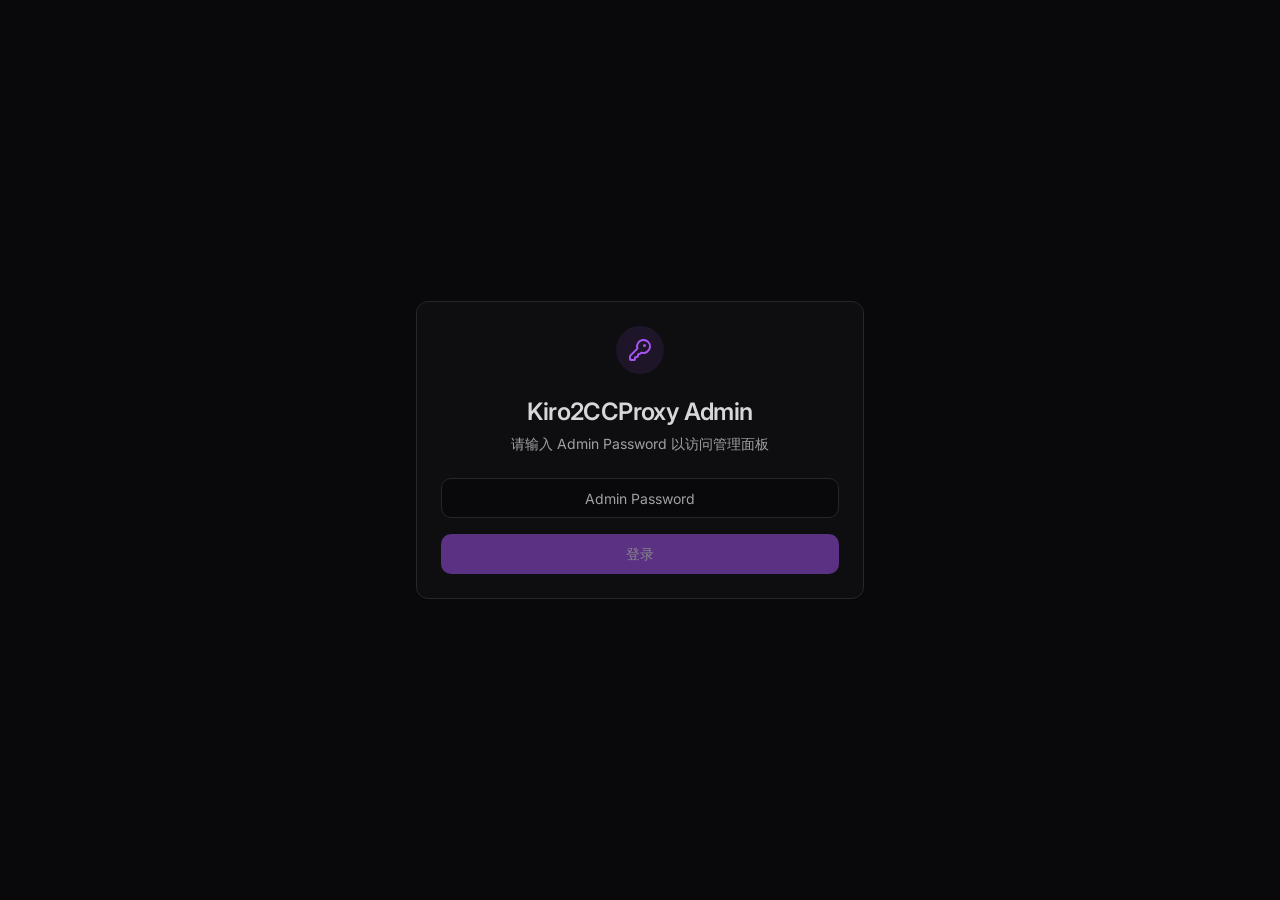
<file: index.html>
﻿<!DOCTYPE html>
<html lang="zh-CN" class="dark">
  <head>
    <meta charset="UTF-8" />
    <link rel="icon" type="image/png" href="./kiro-icon.png" />
    <meta name="viewport" content="width=device-width, initial-scale=1.0" />
    <title>Kiro2CCProxy Admin</title>
    <link rel="preconnect" href="https://fonts.googleapis.com" />
    <link rel="preconnect" href="https://fonts.gstatic.com" crossorigin />
    <link href="https://fonts.googleapis.com/css2?family=Inter:wght@400;500;600;700&family=JetBrains+Mono:wght@400;500;600;700&display=swap" rel="stylesheet" />
    <script type="module" crossorigin src="./assets/index-DFKKY98_.js"></script>
    <link rel="stylesheet" crossorigin href="./assets/index-QpDeybjt.css">
  </head>
  <body>
    <div id="root"></div>
  </body>
</html>
</file>
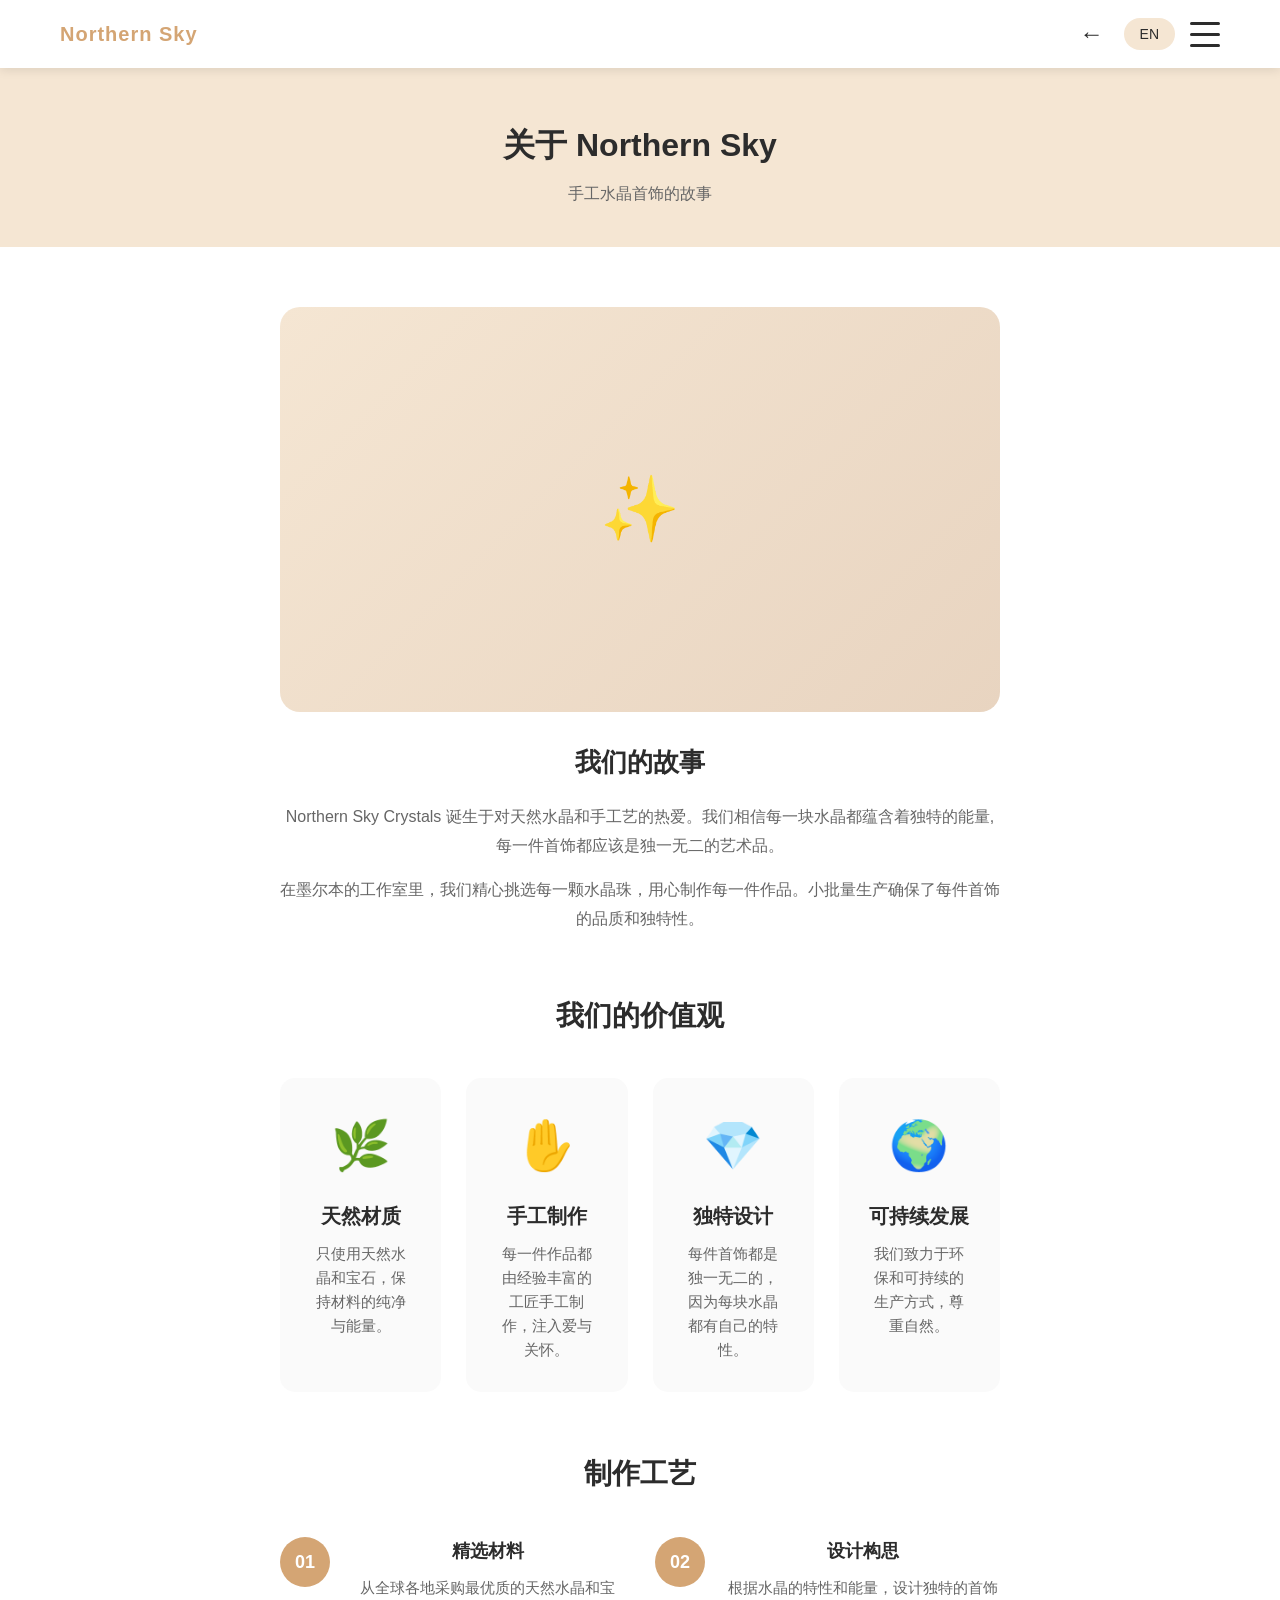
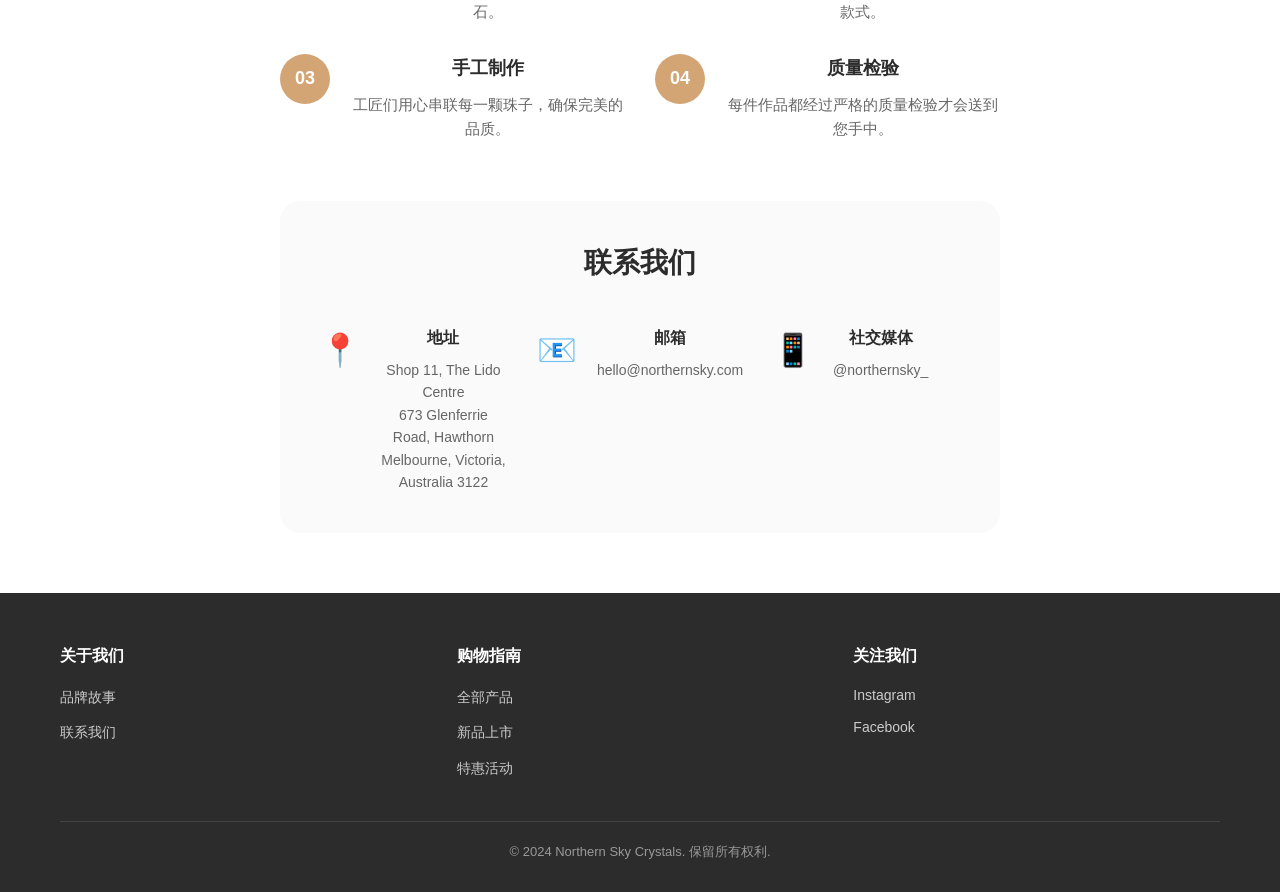
<file: about.html>
<!DOCTYPE html>
<html lang="zh-CN">
<head>
    <meta charset="UTF-8">
    <meta name="viewport" content="width=device-width, initial-scale=1.0">
    <meta name="description" content="关于 Northern Sky Crystals">
    <title>关于我们 | Northern Sky Crystals</title>
    <link rel="stylesheet" href="css/style.css">
</head>
<body>
    <!-- 导航栏 -->
    <nav class="navbar">
        <div class="nav-container">
            <div class="logo">
                <a href="index.html" class="logo-text">Northern Sky</a>
            </div>
            <div class="nav-right">
                <button class="back-btn" onclick="goBack()" title="返回">←</button>
                <button class="lang-switch" id="langSwitch">EN</button>
                <button class="menu-toggle" id="menuToggle">
                    <span></span>
                    <span></span>
                    <span></span>
                </button>
            </div>
        </div>
    </nav>

    <!-- 侧边菜单 -->
    <div class="side-menu" id="sideMenu">
        <div class="menu-header">
            <button class="menu-close" id="menuClose">&times;</button>
        </div>
        <ul class="menu-list">
            <li><a href="index.html" data-zh="首页" data-en="Home">首页</a></li>
            <li><a href="products.html" data-zh="全部产品" data-en="Shop All">全部产品</a></li>
            <li><a href="#necklaces" data-zh="项链" data-en="Necklaces">项链</a></li>
            <li><a href="#bracelets" data-zh="手链" data-en="Bracelets">手链</a></li>
            <li><a href="#crystals" data-zh="水晶摆件" data-en="Crystals">水晶摆件</a></li>
            <li><a href="#lamps" data-zh="水晶灯" data-en="Lamps">水晶灯</a></li>
            <li><a href="about.html" data-zh="关于我们" data-en="About Us">关于我们</a></li>
            <li style="border-top: 2px solid #eee; margin-top: 10px; padding-top: 10px;">
                <a href="admin.html" data-zh="🔧 管理后台" data-en="🔧 Admin Panel" style="color: #667eea; font-weight: 600;">🔧 管理后台</a>
            </li>
        </ul>
    </div>

    <!-- 关于页面标题 -->
    <section class="page-header">
        <div class="container">
            <h1 class="page-title" data-zh="关于 Northern Sky" data-en="About Northern Sky">关于 Northern Sky</h1>
            <p class="page-subtitle" data-zh="手工水晶首饰的故事" data-en="The Story of Handmade Crystal Jewelry">手工水晶首饰的故事</p>
        </div>
    </section>

    <!-- 品牌故事 -->
    <section class="about-content">
        <div class="container">
            <div class="about-story">
                <div class="story-image" style="background: linear-gradient(135deg, #f5e6d3 0%, #e8d4c0 100%);">
                    <span class="story-icon">✨</span>
                </div>
                <div class="story-text">
                    <h2 data-zh="我们的故事" data-en="Our Story">我们的故事</h2>
                    <p data-zh="Northern Sky Crystals 诞生于对天然水晶和手工艺的热爱。我们相信每一块水晶都蕴含着独特的能量，每一件首饰都应该是独一无二的艺术品。" data-en="Northern Sky Crystals was born from a love of natural crystals and craftsmanship. We believe that every crystal contains unique energy, and every piece of jewelry should be a unique work of art.">
                        Northern Sky Crystals 诞生于对天然水晶和手工艺的热爱。我们相信每一块水晶都蕴含着独特的能量,每一件首饰都应该是独一无二的艺术品。
                    </p>
                    <p data-zh="在墨尔本的工作室里，我们精心挑选每一颗水晶珠，用心制作每一件作品。小批量生产确保了每件首饰的品质和独特性。" data-en="In our Melbourne studio, we carefully select each crystal bead and craft each piece with care. Small batch production ensures the quality and uniqueness of each piece of jewelry.">
                        在墨尔本的工作室里，我们精心挑选每一颗水晶珠，用心制作每一件作品。小批量生产确保了每件首饰的品质和独特性。
                    </p>
                </div>
            </div>

            <!-- 核心价值 -->
            <div class="values-section">
                <h2 class="section-title" data-zh="我们的价值观" data-en="Our Values">我们的价值观</h2>
                <div class="values-grid">
                    <div class="value-card">
                        <div class="value-icon">🌿</div>
                        <h3 data-zh="天然材质" data-en="Natural Materials">天然材质</h3>
                        <p data-zh="只使用天然水晶和宝石，保持材料的纯净与能量。" data-en="Only natural crystals and gemstones are used to maintain the purity and energy of the materials.">
                            只使用天然水晶和宝石，保持材料的纯净与能量。
                        </p>
                    </div>
                    <div class="value-card">
                        <div class="value-icon">✋</div>
                        <h3 data-zh="手工制作" data-en="Handmade">手工制作</h3>
                        <p data-zh="每一件作品都由经验丰富的工匠手工制作，注入爱与关怀。" data-en="Each piece is handcrafted by experienced artisans, infused with love and care.">
                            每一件作品都由经验丰富的工匠手工制作，注入爱与关怀。
                        </p>
                    </div>
                    <div class="value-card">
                        <div class="value-icon">💎</div>
                        <h3 data-zh="独特设计" data-en="Unique Design">独特设计</h3>
                        <p data-zh="每件首饰都是独一无二的，因为每块水晶都有自己的特性。" data-en="Each piece of jewelry is unique because every crystal has its own characteristics.">
                            每件首饰都是独一无二的，因为每块水晶都有自己的特性。
                        </p>
                    </div>
                    <div class="value-card">
                        <div class="value-icon">🌍</div>
                        <h3 data-zh="可持续发展" data-en="Sustainability">可持续发展</h3>
                        <p data-zh="我们致力于环保和可持续的生产方式，尊重自然。" data-en="We are committed to environmentally friendly and sustainable production methods, respecting nature.">
                            我们致力于环保和可持续的生产方式，尊重自然。
                        </p>
                    </div>
                </div>
            </div>

            <!-- 制作工艺 -->
            <div class="craftsmanship-section">
                <h2 class="section-title" data-zh="制作工艺" data-en="Craftsmanship">制作工艺</h2>
                <div class="process-steps">
                    <div class="process-step">
                        <div class="step-number">01</div>
                        <h3 data-zh="精选材料" data-en="Select Materials">精选材料</h3>
                        <p data-zh="从全球各地采购最优质的天然水晶和宝石。" data-en="Source the finest natural crystals and gemstones from around the world.">
                            从全球各地采购最优质的天然水晶和宝石。
                        </p>
                    </div>
                    <div class="process-step">
                        <div class="step-number">02</div>
                        <h3 data-zh="设计构思" data-en="Design Concept">设计构思</h3>
                        <p data-zh="根据水晶的特性和能量，设计独特的首饰款式。" data-en="Design unique jewelry styles based on the characteristics and energy of crystals.">
                            根据水晶的特性和能量，设计独特的首饰款式。
                        </p>
                    </div>
                    <div class="process-step">
                        <div class="step-number">03</div>
                        <h3 data-zh="手工制作" data-en="Handcraft">手工制作</h3>
                        <p data-zh="工匠们用心串联每一颗珠子，确保完美的品质。" data-en="Artisans carefully string each bead to ensure perfect quality.">
                            工匠们用心串联每一颗珠子，确保完美的品质。
                        </p>
                    </div>
                    <div class="process-step">
                        <div class="step-number">04</div>
                        <h3 data-zh="质量检验" data-en="Quality Check">质量检验</h3>
                        <p data-zh="每件作品都经过严格的质量检验才会送到您手中。" data-en="Each piece undergoes rigorous quality inspection before reaching you.">
                            每件作品都经过严格的质量检验才会送到您手中。
                        </p>
                    </div>
                </div>
            </div>

            <!-- 联系信息 -->
            <div class="contact-section">
                <h2 class="section-title" data-zh="联系我们" data-en="Contact Us">联系我们</h2>
                <div class="contact-info">
                    <div class="contact-item">
                        <div class="contact-icon">📍</div>
                        <div class="contact-text">
                            <h4 data-zh="地址" data-en="Address">地址</h4>
                            <p>Shop 11, The Lido Centre<br>673 Glenferrie Road, Hawthorn<br>Melbourne, Victoria, Australia 3122</p>
                        </div>
                    </div>
                    <div class="contact-item">
                        <div class="contact-icon">📧</div>
                        <div class="contact-text">
                            <h4 data-zh="邮箱" data-en="Email">邮箱</h4>
                            <p>hello@northernsky.com</p>
                        </div>
                    </div>
                    <div class="contact-item">
                        <div class="contact-icon">📱</div>
                        <div class="contact-text">
                            <h4 data-zh="社交媒体" data-en="Social Media">社交媒体</h4>
                            <p>@northernsky_</p>
                        </div>
                    </div>
                </div>
            </div>
        </div>
    </section>

    <!-- 页脚 -->
    <footer class="footer">
        <div class="container">
            <div class="footer-content">
                <div class="footer-section">
                    <h4 data-zh="关于我们" data-en="About">关于我们</h4>
                    <ul>
                        <li><a href="about.html" data-zh="品牌故事" data-en="Our Story">品牌故事</a></li>
                        <li><a href="#" data-zh="联系我们" data-en="Contact">联系我们</a></li>
                    </ul>
                </div>
                <div class="footer-section">
                    <h4 data-zh="购物指南" data-en="Shop">购物指南</h4>
                    <ul>
                        <li><a href="products.html" data-zh="全部产品" data-en="All Products">全部产品</a></li>
                        <li><a href="#" data-zh="新品上市" data-en="New Arrivals">新品上市</a></li>
                        <li><a href="#" data-zh="特惠活动" data-en="Sale">特惠活动</a></li>
                    </ul>
                </div>
                <div class="footer-section">
                    <h4 data-zh="关注我们" data-en="Follow Us">关注我们</h4>
                    <div class="social-links">
                        <a href="#" class="social-link">Instagram</a>
                        <a href="#" class="social-link">Facebook</a>
                    </div>
                </div>
            </div>
            <div class="footer-bottom">
                <p>&copy; 2024 Northern Sky Crystals. <span data-zh="保留所有权利" data-en="All rights reserved">保留所有权利</span>.</p>
            </div>
        </div>
    </footer>

    <script src="js/main.js"></script>
</body>
</html>
</file>
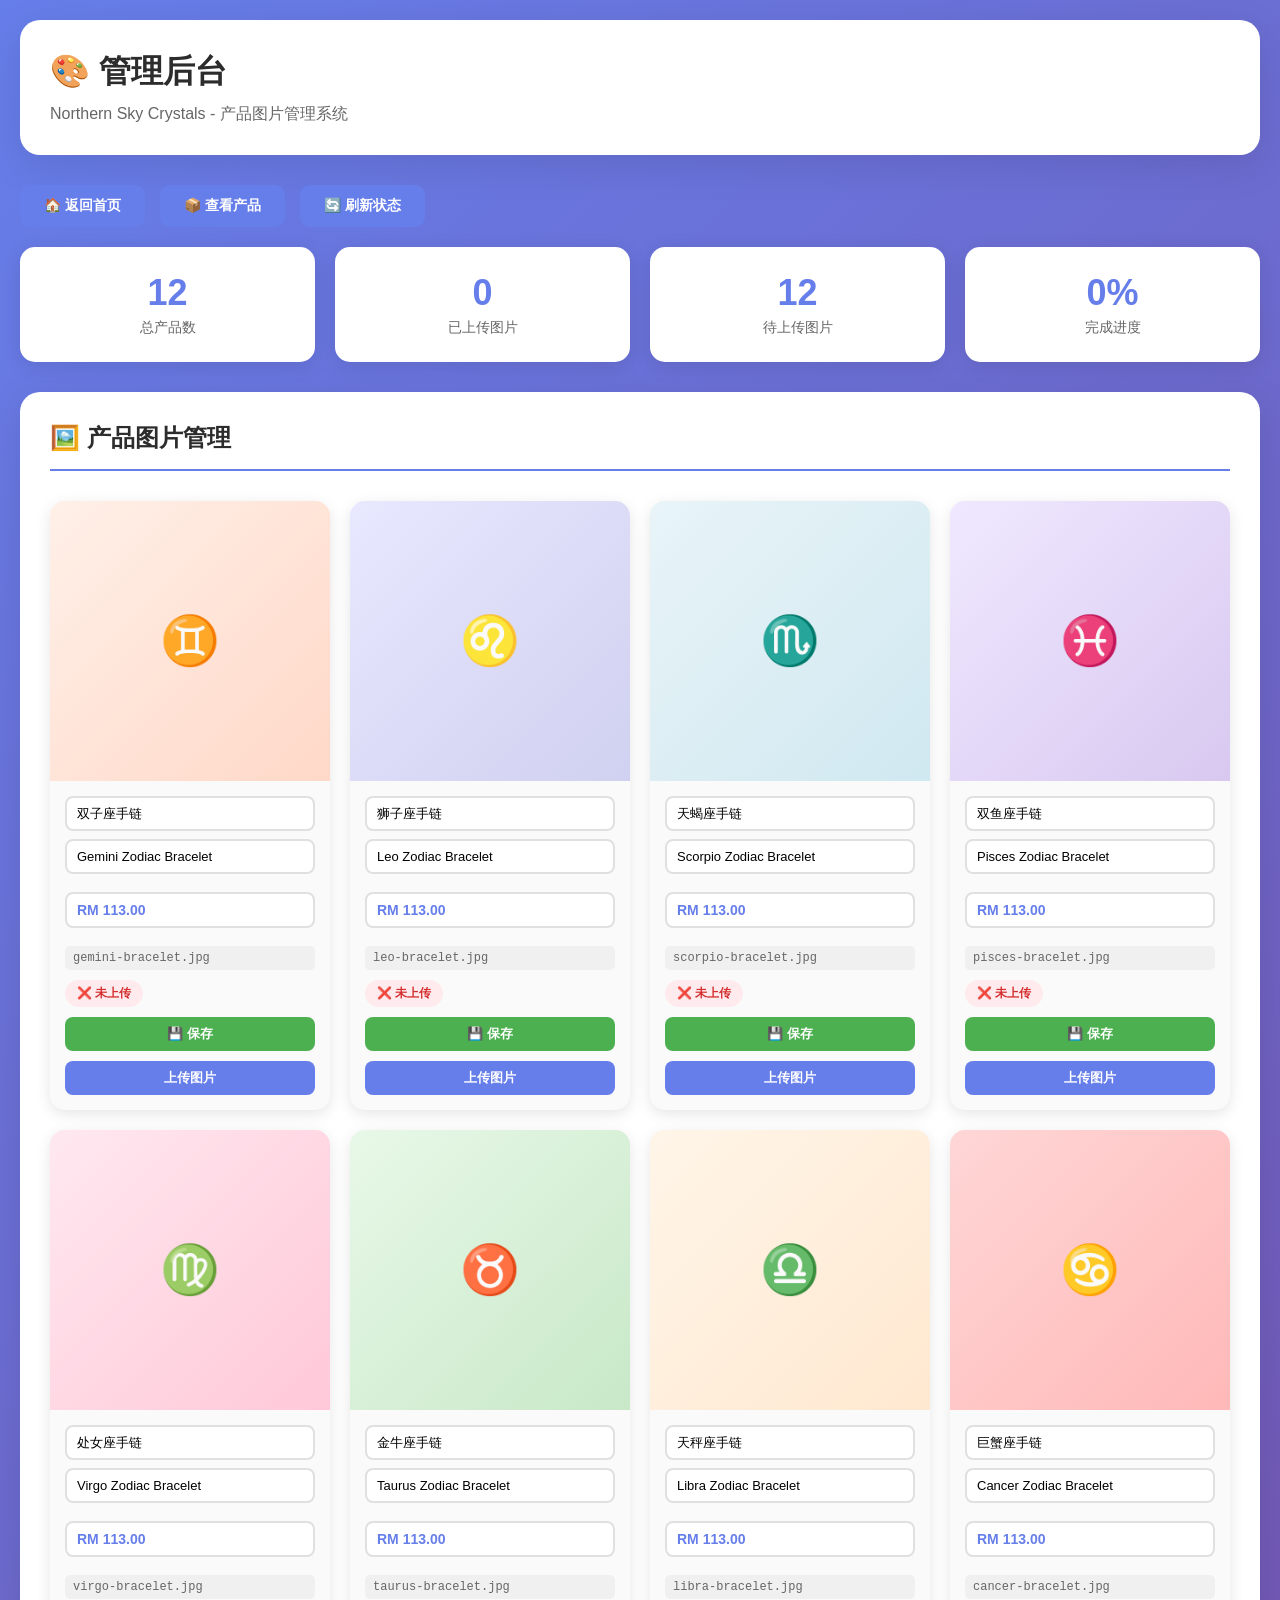
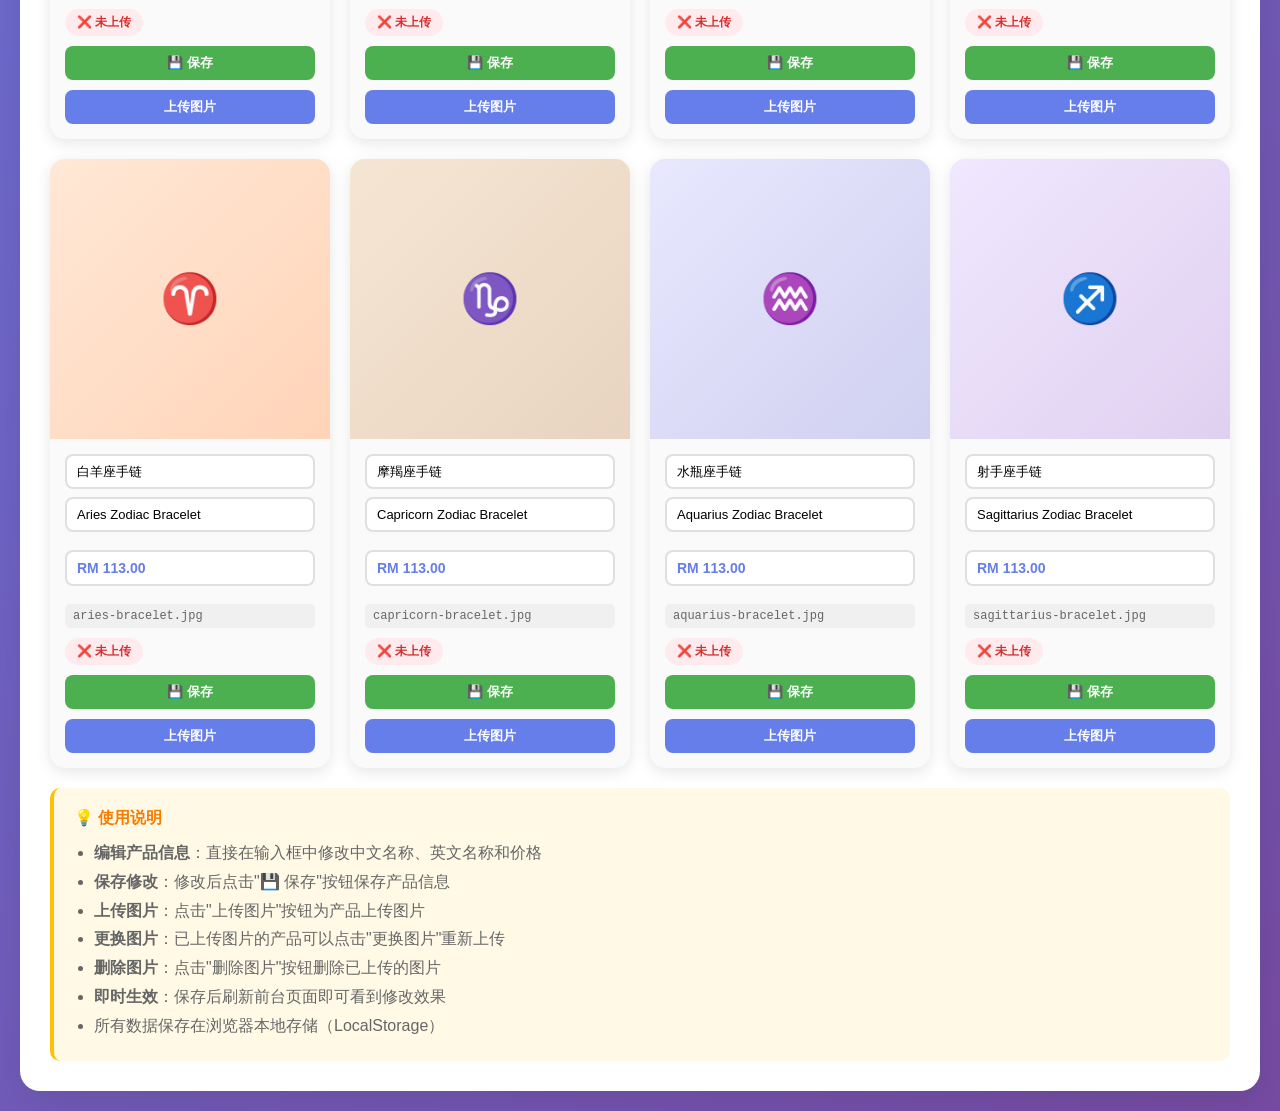
<file: admin.html>
<!DOCTYPE html>
<html lang="zh-CN">
<head>
    <meta charset="UTF-8">
    <meta name="viewport" content="width=device-width, initial-scale=1.0">
    <title>管理后台 - Northern Sky Crystals</title>
    <style>
        * {
            margin: 0;
            padding: 0;
            box-sizing: border-box;
        }

        body {
            font-family: -apple-system, BlinkMacSystemFont, 'Segoe UI', 'PingFang SC', sans-serif;
            background: linear-gradient(135deg, #667eea 0%, #764ba2 100%);
            min-height: 100vh;
            padding: 20px;
        }

        .admin-container {
            max-width: 1400px;
            margin: 0 auto;
        }

        .header {
            background: white;
            padding: 30px;
            border-radius: 20px;
            box-shadow: 0 10px 40px rgba(0, 0, 0, 0.1);
            margin-bottom: 30px;
        }

        .header h1 {
            color: #2c2c2c;
            font-size: 32px;
            margin-bottom: 10px;
        }

        .header p {
            color: #666;
            font-size: 16px;
        }

        .stats {
            display: grid;
            grid-template-columns: repeat(auto-fit, minmax(200px, 1fr));
            gap: 20px;
            margin-bottom: 30px;
        }

        .stat-card {
            background: white;
            padding: 25px;
            border-radius: 15px;
            box-shadow: 0 4px 20px rgba(0, 0, 0, 0.1);
            text-align: center;
        }

        .stat-number {
            font-size: 36px;
            font-weight: 700;
            color: #667eea;
            margin-bottom: 5px;
        }

        .stat-label {
            color: #666;
            font-size: 14px;
        }

        .main-content {
            background: white;
            padding: 30px;
            border-radius: 20px;
            box-shadow: 0 10px 40px rgba(0, 0, 0, 0.1);
        }

        .section-title {
            font-size: 24px;
            color: #2c2c2c;
            margin-bottom: 20px;
            padding-bottom: 15px;
            border-bottom: 2px solid #667eea;
        }

        .products-grid {
            display: grid;
            grid-template-columns: repeat(auto-fill, minmax(250px, 1fr));
            gap: 20px;
            margin-top: 30px;
        }

        .product-item {
            background: #fafafa;
            border-radius: 15px;
            overflow: hidden;
            box-shadow: 0 4px 15px rgba(0, 0, 0, 0.1);
            transition: all 0.3s ease;
        }

        .product-item:hover {
            transform: translateY(-5px);
            box-shadow: 0 8px 25px rgba(0, 0, 0, 0.15);
        }

        .product-image-container {
            width: 100%;
            aspect-ratio: 1;
            background: linear-gradient(135deg, #f5e6d3 0%, #e8d4c0 100%);
            display: flex;
            align-items: center;
            justify-content: center;
            position: relative;
            overflow: hidden;
        }

        .product-image-container img {
            width: 100%;
            height: 100%;
            object-fit: cover;
        }

        .product-placeholder {
            font-size: 48px;
        }

        .product-info {
            padding: 15px;
        }

        .product-name {
            font-weight: 600;
            color: #2c2c2c;
            margin-bottom: 8px;
            font-size: 14px;
        }

        .product-name-editable {
            margin-bottom: 10px;
        }

        .name-input {
            width: 100%;
            padding: 8px 10px;
            border: 2px solid #e0e0e0;
            border-radius: 8px;
            font-size: 13px;
            margin-bottom: 8px;
            transition: all 0.3s ease;
            font-family: inherit;
        }

        .name-input:focus {
            outline: none;
            border-color: #667eea;
            background: #f8f9ff;
        }

        .product-price-editable {
            margin-bottom: 10px;
        }

        .price-input {
            width: 100%;
            padding: 8px 10px;
            border: 2px solid #e0e0e0;
            border-radius: 8px;
            font-size: 14px;
            font-weight: 600;
            color: #667eea;
            margin-bottom: 8px;
            transition: all 0.3s ease;
            font-family: inherit;
        }

        .price-input:focus {
            outline: none;
            border-color: #667eea;
            background: #f8f9ff;
        }

        .product-filename {
            font-size: 12px;
            color: #666;
            font-family: 'Courier New', monospace;
            background: #f0f0f0;
            padding: 5px 8px;
            border-radius: 5px;
            margin-bottom: 10px;
            word-break: break-all;
        }

        .product-status {
            display: inline-block;
            padding: 5px 12px;
            border-radius: 20px;
            font-size: 12px;
            font-weight: 600;
        }

        .status-uploaded {
            background: #e8f5e9;
            color: #388e3c;
        }

        .status-missing {
            background: #ffebee;
            color: #d32f2f;
        }

        .product-actions {
            display: flex;
            gap: 10px;
            margin-top: 10px;
        }

        .btn {
            flex: 1;
            padding: 8px 16px;
            border: none;
            border-radius: 8px;
            font-size: 13px;
            font-weight: 600;
            cursor: pointer;
            transition: all 0.3s ease;
        }

        .btn-save {
            background: #4caf50;
            color: white;
        }

        .btn-save:hover {
            background: #45a049;
        }

        .btn-upload {
            background: #667eea;
            color: white;
        }

        .btn-upload:hover {
            background: #5568d3;
        }

        .btn-delete {
            background: #ff6b6b;
            color: white;
        }

        .btn-delete:hover {
            background: #ee5a52;
        }

        .btn-view {
            background: #4caf50;
            color: white;
        }

        .btn-view:hover {
            background: #45a049;
        }

        .notification {
            position: fixed;
            top: 20px;
            right: 20px;
            background: white;
            padding: 20px 30px;
            border-radius: 15px;
            box-shadow: 0 10px 40px rgba(0, 0, 0, 0.2);
            z-index: 9999;
            display: none;
            animation: slideIn 0.3s ease;
        }

        @keyframes slideIn {
            from {
                transform: translateX(400px);
                opacity: 0;
            }
            to {
                transform: translateX(0);
                opacity: 1;
            }
        }

        .notification.success {
            border-left: 4px solid #4caf50;
        }

        .notification.error {
            border-left: 4px solid #f44336;
        }

        .notification.info {
            border-left: 4px solid #2196f3;
        }

        .nav-buttons {
            display: flex;
            gap: 15px;
            margin-bottom: 20px;
        }

        .nav-btn {
            padding: 12px 24px;
            background: #667eea;
            color: white;
            border: none;
            border-radius: 10px;
            font-size: 14px;
            font-weight: 600;
            cursor: pointer;
            transition: all 0.3s ease;
            text-decoration: none;
            display: inline-block;
        }

        .nav-btn:hover {
            background: #764ba2;
            transform: translateY(-2px);
            box-shadow: 0 4px 15px rgba(0, 0, 0, 0.2);
        }

        .progress-bar {
            width: 100%;
            height: 6px;
            background: #e0e0e0;
            border-radius: 3px;
            overflow: hidden;
            margin-top: 10px;
            display: none;
        }

        .progress-fill {
            height: 100%;
            background: linear-gradient(90deg, #667eea 0%, #764ba2 100%);
            width: 0%;
            transition: width 0.3s ease;
        }

        .tips-box {
            background: #fff9e6;
            border-left: 4px solid #ffc107;
            padding: 20px;
            border-radius: 10px;
            margin-top: 20px;
        }

        .tips-box h3 {
            color: #f57c00;
            margin-bottom: 10px;
            font-size: 16px;
        }

        .tips-box ul {
            margin-left: 20px;
            color: #666;
            line-height: 1.8;
        }

        @media (max-width: 768px) {
            .products-grid {
                grid-template-columns: repeat(auto-fill, minmax(150px, 1fr));
                gap: 15px;
            }

            .header h1 {
                font-size: 24px;
            }

            .stats {
                grid-template-columns: repeat(2, 1fr);
            }
        }
    </style>
</head>
<body>
    <div class="admin-container">
        <!-- 头部 -->
        <div class="header">
            <h1>🎨 管理后台</h1>
            <p>Northern Sky Crystals - 产品图片管理系统</p>
        </div>

        <!-- 导航按钮 -->
        <div class="nav-buttons">
            <a href="index.html" class="nav-btn">🏠 返回首页</a>
            <a href="products.html" class="nav-btn">📦 查看产品</a>
            <button class="nav-btn" onclick="checkAllImages()">🔄 刷新状态</button>
        </div>

        <!-- 统计卡片 -->
        <div class="stats">
            <div class="stat-card">
                <div class="stat-number" id="totalProducts">12</div>
                <div class="stat-label">总产品数</div>
            </div>
            <div class="stat-card">
                <div class="stat-number" id="uploadedCount">0</div>
                <div class="stat-label">已上传图片</div>
            </div>
            <div class="stat-card">
                <div class="stat-number" id="missingCount">12</div>
                <div class="stat-label">待上传图片</div>
            </div>
            <div class="stat-card">
                <div class="stat-number" id="uploadProgress">0%</div>
                <div class="stat-label">完成进度</div>
            </div>
        </div>

        <!-- 主内容 -->
        <div class="main-content">
            <!-- 产品列表 -->
            <h2 class="section-title">🖼️ 产品图片管理</h2>
            <div class="products-grid" id="productsGrid">
                <!-- 产品项将通过JavaScript动态生成 -->
            </div>

            <!-- 提示框 -->
            <div class="tips-box">
                <h3>💡 使用说明</h3>
                <ul>
                    <li><strong>编辑产品信息</strong>：直接在输入框中修改中文名称、英文名称和价格</li>
                    <li><strong>保存修改</strong>：修改后点击"💾 保存"按钮保存产品信息</li>
                    <li><strong>上传图片</strong>：点击"上传图片"按钮为产品上传图片</li>
                    <li><strong>更换图片</strong>：已上传图片的产品可以点击"更换图片"重新上传</li>
                    <li><strong>删除图片</strong>：点击"删除图片"按钮删除已上传的图片</li>
                    <li><strong>即时生效</strong>：保存后刷新前台页面即可看到修改效果</li>
                    <li>所有数据保存在浏览器本地存储（LocalStorage）</li>
                </ul>
            </div>
        </div>
    </div>

    <!-- 通知提示 -->
    <div class="notification" id="notification"></div>

    <script>
        // 产品数据
        const products = [
            { id: 'gemini', name: '双子座手链', nameEn: 'Gemini Zodiac Bracelet', icon: '♊', color: 'linear-gradient(135deg, #fff0e8 0%, #ffd8c8 100%)' },
            { id: 'leo', name: '狮子座手链', nameEn: 'Leo Zodiac Bracelet', icon: '♌', color: 'linear-gradient(135deg, #e8e8ff 0%, #d0d0f0 100%)' },
            { id: 'scorpio', name: '天蝎座手链', nameEn: 'Scorpio Zodiac Bracelet', icon: '♏', color: 'linear-gradient(135deg, #e8f4f8 0%, #d0e8f0 100%)' },
            { id: 'pisces', name: '双鱼座手链', nameEn: 'Pisces Zodiac Bracelet', icon: '♓', color: 'linear-gradient(135deg, #f0e8ff 0%, #d8c8f0 100%)' },
            { id: 'virgo', name: '处女座手链', nameEn: 'Virgo Zodiac Bracelet', icon: '♍', color: 'linear-gradient(135deg, #ffe8f0 0%, #ffc8d8 100%)' },
            { id: 'taurus', name: '金牛座手链', nameEn: 'Taurus Zodiac Bracelet', icon: '♉', color: 'linear-gradient(135deg, #e8f8e8 0%, #c8e8c8 100%)' },
            { id: 'libra', name: '天秤座手链', nameEn: 'Libra Zodiac Bracelet', icon: '♎', color: 'linear-gradient(135deg, #fff5e8 0%, #ffe8d0 100%)' },
            { id: 'cancer', name: '巨蟹座手链', nameEn: 'Cancer Zodiac Bracelet', icon: '♋', color: 'linear-gradient(135deg, #ffd6d6 0%, #ffb8b8 100%)' },
            { id: 'aries', name: '白羊座手链', nameEn: 'Aries Zodiac Bracelet', icon: '♈', color: 'linear-gradient(135deg, #ffe8d6 0%, #ffd4b8 100%)' },
            { id: 'capricorn', name: '摩羯座手链', nameEn: 'Capricorn Zodiac Bracelet', icon: '♑', color: 'linear-gradient(135deg, #f5e6d3 0%, #e8d4c0 100%)' },
            { id: 'aquarius', name: '水瓶座手链', nameEn: 'Aquarius Zodiac Bracelet', icon: '♒', color: 'linear-gradient(135deg, #e8e8ff 0%, #d0d0f0 100%)' },
            { id: 'sagittarius', name: '射手座手链', nameEn: 'Sagittarius Zodiac Bracelet', icon: '♐', color: 'linear-gradient(135deg, #f0e8ff 0%, #e0d0f0 100%)' }
        ];

        // 初始化
        document.addEventListener('DOMContentLoaded', () => {
            renderProducts();
            checkAllImages();
        });

        // 渲染产品列表
        function renderProducts() {
            const grid = document.getElementById('productsGrid');
            grid.innerHTML = '';

            products.forEach(product => {
                const imageData = localStorage.getItem(`product-image-${product.id}`);
                const hasImage = !!imageData;

                // 获取自定义名称
                const customNameZh = localStorage.getItem(`product-name-zh-${product.id}`) || product.name;
                const customNameEn = localStorage.getItem(`product-name-en-${product.id}`) || product.nameEn;
                const customPrice = localStorage.getItem(`product-price-${product.id}`) || 'RM 113.00';

                const productCard = document.createElement('div');
                productCard.className = 'product-item';
                productCard.innerHTML = `
                    <div class="product-image-container" style="background: ${product.color}">
                        ${hasImage ? 
                            `<img src="${imageData}" alt="${customNameZh}">` : 
                            `<span class="product-placeholder">${product.icon}</span>`
                        }
                    </div>
                    <div class="product-info">
                        <div class="product-name-editable">
                            <input type="text" class="name-input" id="name-zh-${product.id}" value="${customNameZh}" placeholder="中文名称">
                            <input type="text" class="name-input" id="name-en-${product.id}" value="${customNameEn}" placeholder="英文名称">
                        </div>
                        <div class="product-price-editable">
                            <input type="text" class="price-input" id="price-${product.id}" value="${customPrice}" placeholder="价格">
                        </div>
                        <div class="product-filename">${product.id}-bracelet.jpg</div>
                        <span class="product-status ${hasImage ? 'status-uploaded' : 'status-missing'}">
                            ${hasImage ? '✅ 已上传' : '❌ 未上传'}
                        </span>
                        <div class="product-actions">
                            <button class="btn btn-save" onclick="saveProductInfo('${product.id}')">💾 保存</button>
                        </div>
                        <div class="product-actions">
                            <button class="btn btn-upload" onclick="uploadSingle('${product.id}')">
                                ${hasImage ? '更换图片' : '上传图片'}
                            </button>
                            ${hasImage ? `
                                <button class="btn btn-delete" onclick="deleteImage('${product.id}')">删除图片</button>
                            ` : ''}
                        </div>
                    </div>
                `;
                grid.appendChild(productCard);
            });
        }

        // 保存产品信息
        function saveProductInfo(productId) {
            const nameZh = document.getElementById(`name-zh-${productId}`).value.trim();
            const nameEn = document.getElementById(`name-en-${productId}`).value.trim();
            const price = document.getElementById(`price-${productId}`).value.trim();

            if (!nameZh || !nameEn || !price) {
                showNotification('请填写完整的产品信息！', 'error');
                return;
            }

            localStorage.setItem(`product-name-zh-${productId}`, nameZh);
            localStorage.setItem(`product-name-en-${productId}`, nameEn);
            localStorage.setItem(`product-price-${productId}`, price);

            showNotification('产品信息已保存！', 'success');
            
            // 刷新显示
            renderProducts();
        }

        // 单个上传
        function uploadSingle(productId) {
            const input = document.createElement('input');
            input.type = 'file';
            input.accept = 'image/jpeg,image/png,image/jpg';
            input.onchange = (e) => {
                const file = e.target.files[0];
                if (!file) return;

                const reader = new FileReader();
                reader.onload = (event) => {
                    const img = new Image();
                    img.onload = () => {
                        const canvas = document.createElement('canvas');
                        const ctx = canvas.getContext('2d');
                        
                        const maxSize = 800;
                        let width = img.width;
                        let height = img.height;

                        if (width > height) {
                            if (width > maxSize) {
                                height *= maxSize / width;
                                width = maxSize;
                            }
                        } else {
                            if (height > maxSize) {
                                width *= maxSize / height;
                                height = maxSize;
                            }
                        }

                        canvas.width = width;
                        canvas.height = height;
                        ctx.drawImage(img, 0, 0, width, height);

                        const compressedData = canvas.toDataURL('image/jpeg', 0.8);
                        localStorage.setItem(`product-image-${productId}`, compressedData);
                        
                        renderProducts();
                        checkAllImages();
                        showNotification('图片上传成功！', 'success');
                    };
                    img.src = event.target.result;
                };
                reader.readAsDataURL(file);
            };
            input.click();
        }

        // 删除图片
        function deleteImage(productId) {
            if (confirm('确定要删除这张图片吗？')) {
                localStorage.removeItem(`product-image-${productId}`);
                renderProducts();
                checkAllImages();
                showNotification('图片已删除', 'info');
            }
        }

        // 检查所有图片
        function checkAllImages() {
            let uploadedCount = 0;
            products.forEach(product => {
                if (localStorage.getItem(`product-image-${product.id}`)) {
                    uploadedCount++;
                }
            });

            const totalProducts = products.length;
            const missingCount = totalProducts - uploadedCount;
            const progress = Math.round((uploadedCount / totalProducts) * 100);

            document.getElementById('totalProducts').textContent = totalProducts;
            document.getElementById('uploadedCount').textContent = uploadedCount;
            document.getElementById('missingCount').textContent = missingCount;
            document.getElementById('uploadProgress').textContent = progress + '%';
        }

        // 显示通知
        function showNotification(message, type = 'info') {
            const notification = document.getElementById('notification');
            notification.textContent = message;
            notification.className = `notification ${type}`;
            notification.style.display = 'block';

            setTimeout(() => {
                notification.style.display = 'none';
            }, 3000);
        }
    </script>
</body>
</html>
</file>
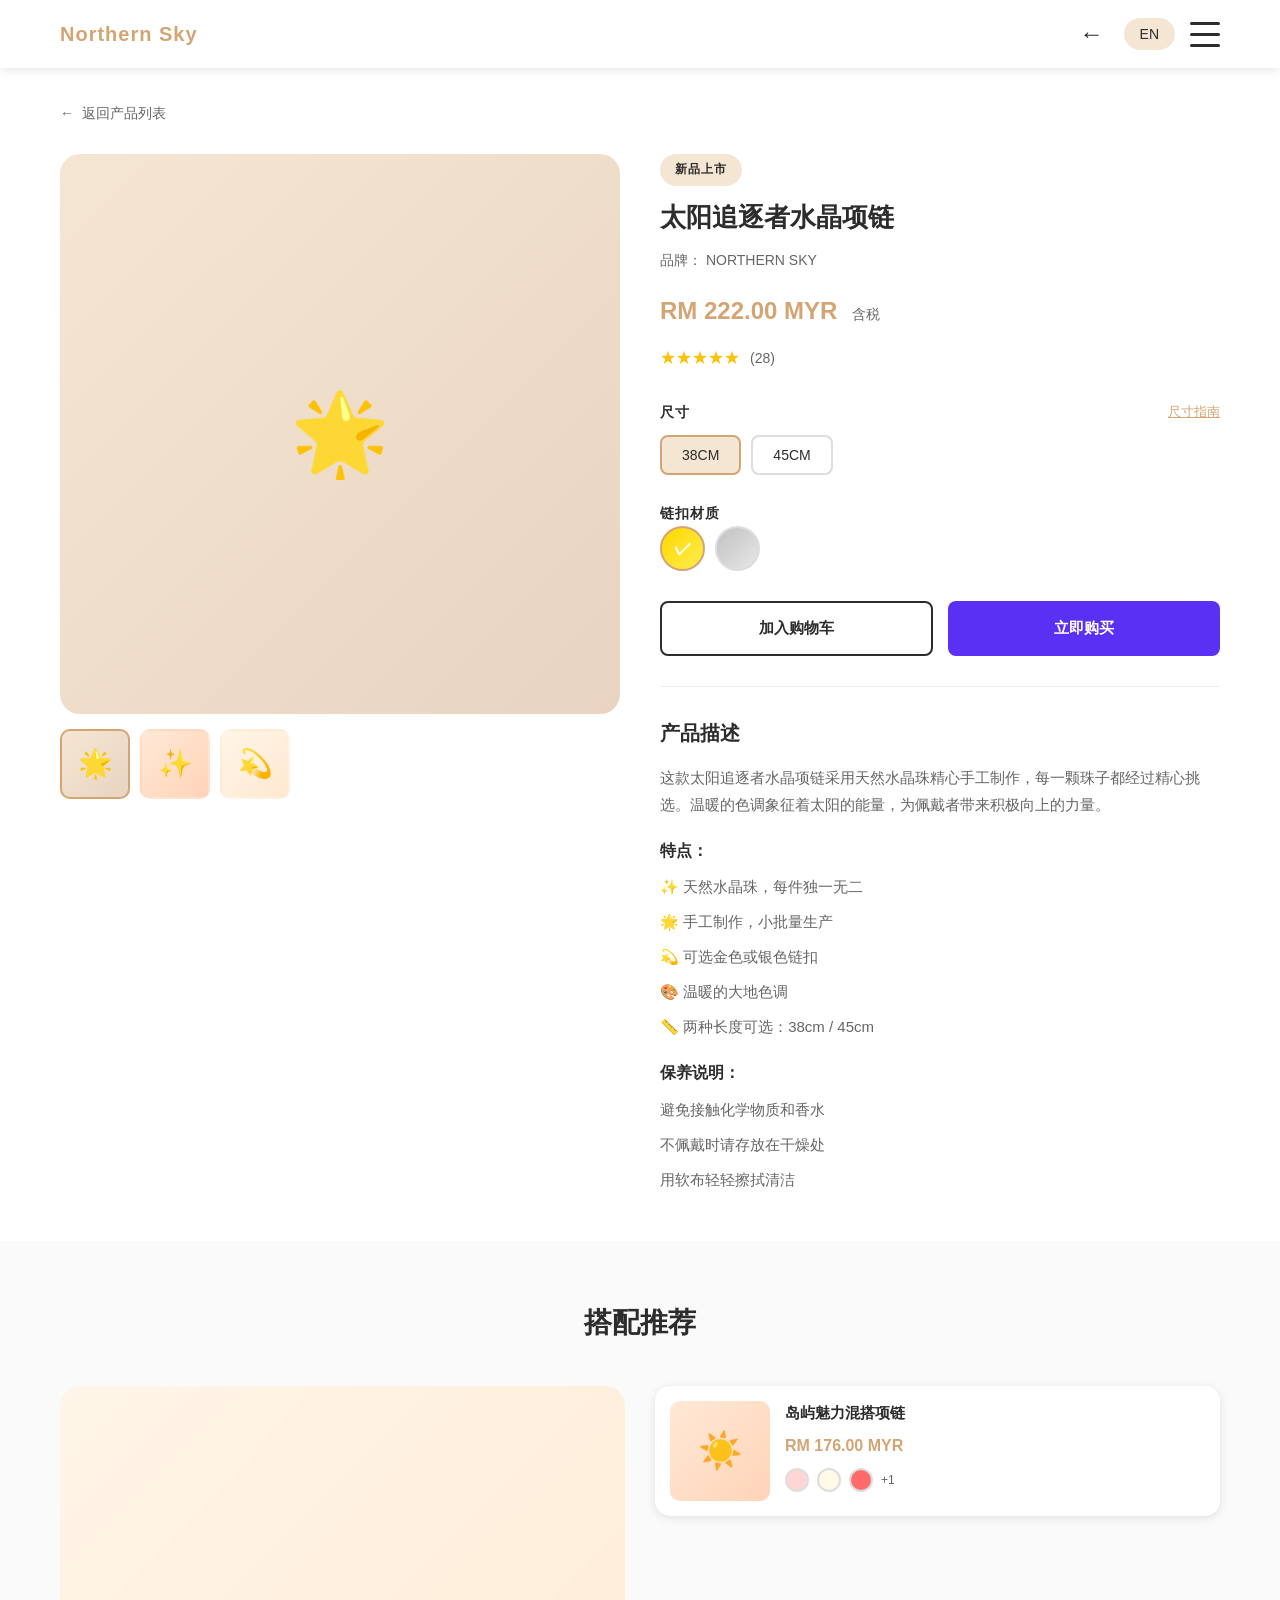
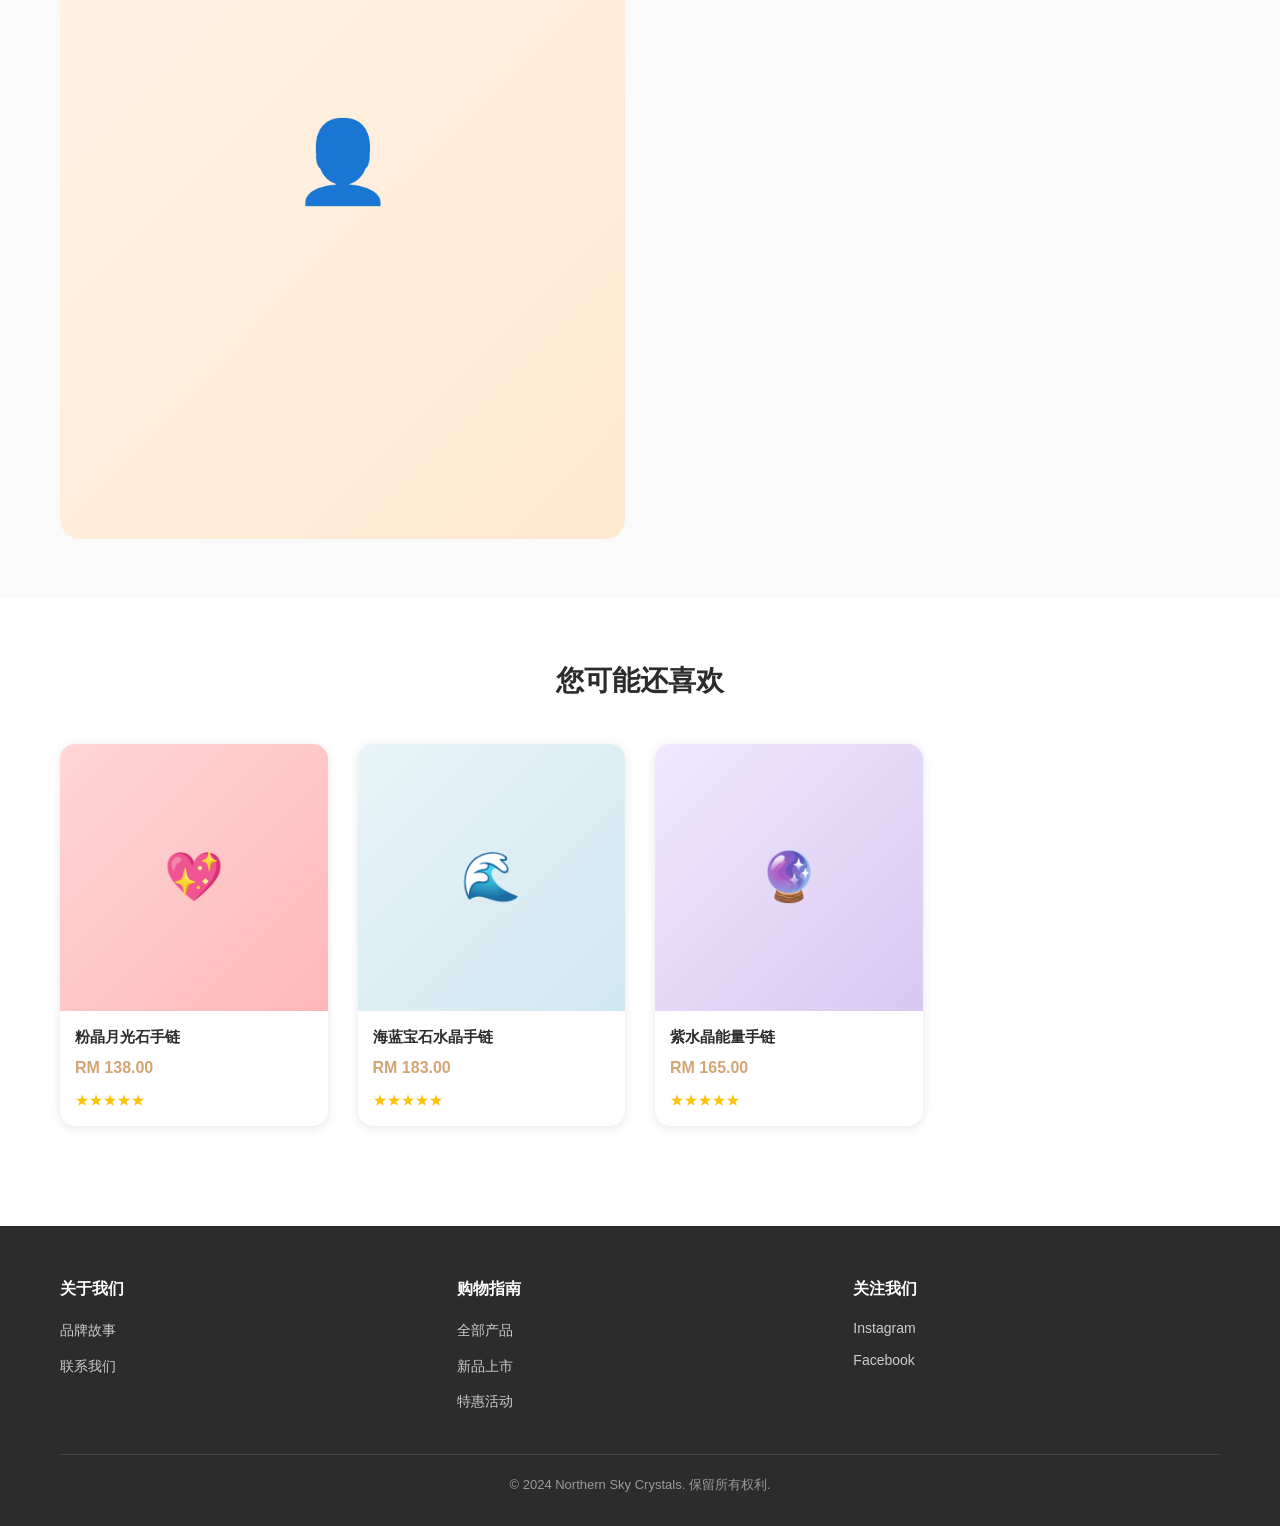
<file: product-detail.html>
<!DOCTYPE html>
<html lang="zh-CN">
<head>
    <meta charset="UTF-8">
    <meta name="viewport" content="width=device-width, initial-scale=1.0">
    <meta name="description" content="产品详情 - Northern Sky Crystals">
    <title>产品详情 | Northern Sky Crystals</title>
    <link rel="stylesheet" href="css/style.css">
</head>
<body>
    <!-- 导航栏 -->
    <nav class="navbar">
        <div class="nav-container">
            <div class="logo">
                <a href="index.html" class="logo-text">Northern Sky</a>
            </div>
            <div class="nav-right">
                <button class="back-btn" onclick="goBack()" title="返回">←</button>
                <button class="lang-switch" id="langSwitch">EN</button>
                <button class="menu-toggle" id="menuToggle">
                    <span></span>
                    <span></span>
                    <span></span>
                </button>
            </div>
        </div>
    </nav>

    <!-- 侧边菜单 -->
    <div class="side-menu" id="sideMenu">
        <div class="menu-header">
            <button class="menu-close" id="menuClose">&times;</button>
        </div>
        <ul class="menu-list">
            <li><a href="index.html" data-zh="首页" data-en="Home">首页</a></li>
            <li><a href="products.html" data-zh="全部产品" data-en="Shop All">全部产品</a></li>
            <li><a href="#necklaces" data-zh="项链" data-en="Necklaces">项链</a></li>
            <li><a href="#bracelets" data-zh="手链" data-en="Bracelets">手链</a></li>
            <li><a href="#crystals" data-zh="水晶摆件" data-en="Crystals">水晶摆件</a></li>
            <li><a href="#lamps" data-zh="水晶灯" data-en="Lamps">水晶灯</a></li>
            <li><a href="about.html" data-zh="关于我们" data-en="About Us">关于我们</a></li>
            <li style="border-top: 2px solid #eee; margin-top: 10px; padding-top: 10px;">
                <a href="admin.html" data-zh="🔧 管理后台" data-en="🔧 Admin Panel" style="color: #667eea; font-weight: 600;">🔧 管理后台</a>
            </li>
        </ul>
    </div>

    <!-- 产品详情 -->
    <section class="product-detail">
        <div class="container">
            <!-- 返回按钮 -->
            <a href="products.html" class="back-link">
                <span>←</span>
                <span data-zh="返回产品列表" data-en="Back to Products">返回产品列表</span>
            </a>

            <div class="product-detail-content">
                <!-- 产品图片 -->
                <div class="product-detail-image">
                    <div class="main-image" style="background: linear-gradient(135deg, #f5e6d3 0%, #e8d4c0 100%);">
                        <span class="product-placeholder-large">🌟</span>
                    </div>
                    <div class="image-gallery">
                        <div class="gallery-thumb active" style="background: linear-gradient(135deg, #f5e6d3 0%, #e8d4c0 100%);">
                            <span>🌟</span>
                        </div>
                        <div class="gallery-thumb" style="background: linear-gradient(135deg, #ffe8d6 0%, #ffd4b8 100%);">
                            <span>✨</span>
                        </div>
                        <div class="gallery-thumb" style="background: linear-gradient(135deg, #fff5e8 0%, #ffe8d0 100%);">
                            <span>💫</span>
                        </div>
                    </div>
                </div>

                <!-- 产品信息 -->
                <div class="product-detail-info">
                    <div class="product-badge" data-zh="新品上市" data-en="NEW FAVOURITE">新品上市</div>
                    <h1 class="product-detail-title" data-zh="太阳追逐者水晶项链" data-en="Sun Chaser Crystal Beaded Necklace">太阳追逐者水晶项链</h1>
                    
                    <div class="product-brand">
                        <span data-zh="品牌：" data-en="Brand: ">品牌：</span>
                        <span>NORTHERN SKY</span>
                    </div>

                    <div class="product-detail-price">
                        <span class="price-amount">RM 222.00 MYR</span>
                        <span class="price-note" data-zh="含税" data-en="Tax included">含税</span>
                    </div>

                    <div class="product-rating-detail">
                        <span class="stars">★★★★★</span>
                        <span class="rating-count">(28)</span>
                    </div>

                    <!-- 尺寸选择 -->
                    <div class="product-options">
                        <div class="option-group">
                            <div class="option-header">
                                <label data-zh="尺寸" data-en="SIZE">尺寸</label>
                                <a href="#" class="size-chart" data-zh="尺寸指南" data-en="SIZE CHART">尺寸指南</a>
                            </div>
                            <div class="option-buttons">
                                <button class="option-btn active">38CM</button>
                                <button class="option-btn">45CM</button>
                            </div>
                        </div>

                        <!-- 材质选择 -->
                        <div class="option-group">
                            <label data-zh="链扣材质" data-en="ENDS MATERIAL">链扣材质</label>
                            <div class="option-buttons">
                                <button class="option-btn color-btn active" style="background: linear-gradient(135deg, #ffd700 0%, #ffed4e 100%);" title="Gold Filled">
                                    <span class="color-check">✓</span>
                                </button>
                                <button class="option-btn color-btn" style="background: linear-gradient(135deg, #c0c0c0 0%, #e8e8e8 100%);" title="Silver">
                                    <span class="color-check">✓</span>
                                </button>
                            </div>
                        </div>
                    </div>

                    <!-- 购买按钮 -->
                    <div class="product-actions">
                        <button class="btn-add-cart" data-zh="加入购物车" data-en="ADD TO CART">加入购物车</button>
                        <button class="btn-buy-now" data-zh="立即购买" data-en="Buy with ShopPay">立即购买</button>
                    </div>

                    <!-- 产品描述 -->
                    <div class="product-description">
                        <h3 data-zh="产品描述" data-en="Description">产品描述</h3>
                        <p data-zh="这款太阳追逐者水晶项链采用天然水晶珠精心手工制作，每一颗珠子都经过精心挑选。温暖的色调象征着太阳的能量，为佩戴者带来积极向上的力量。" data-en="This Sun Chaser Crystal Necklace is carefully handcrafted with natural crystal beads, each bead carefully selected. The warm tones symbolize the energy of the sun, bringing positive power to the wearer.">
                            这款太阳追逐者水晶项链采用天然水晶珠精心手工制作，每一颗珠子都经过精心挑选。温暖的色调象征着太阳的能量，为佩戴者带来积极向上的力量。
                        </p>
                        
                        <h4 data-zh="特点：" data-en="Features:">特点：</h4>
                        <ul>
                            <li data-zh="✨ 天然水晶珠，每件独一无二" data-en="✨ Natural crystal beads, each piece unique">✨ 天然水晶珠，每件独一无二</li>
                            <li data-zh="🌟 手工制作，小批量生产" data-en="🌟 Handmade, small batch production">🌟 手工制作，小批量生产</li>
                            <li data-zh="💫 可选金色或银色链扣" data-en="💫 Available in gold or silver clasp">💫 可选金色或银色链扣</li>
                            <li data-zh="🎨 温暖的大地色调" data-en="🎨 Warm earth tones">🎨 温暖的大地色调</li>
                            <li data-zh="📏 两种长度可选：38cm / 45cm" data-en="📏 Two lengths available: 38cm / 45cm">📏 两种长度可选：38cm / 45cm</li>
                        </ul>

                        <h4 data-zh="保养说明：" data-en="Care Instructions:">保养说明：</h4>
                        <ul>
                            <li data-zh="避免接触化学物质和香水" data-en="Avoid contact with chemicals and perfumes">避免接触化学物质和香水</li>
                            <li data-zh="不佩戴时请存放在干燥处" data-en="Store in a dry place when not wearing">不佩戴时请存放在干燥处</li>
                            <li data-zh="用软布轻轻擦拭清洁" data-en="Clean gently with a soft cloth">用软布轻轻擦拭清洁</li>
                        </ul>
                    </div>
                </div>
            </div>
        </div>
    </section>

    <!-- 搭配推荐 -->
    <section class="shop-the-look">
        <div class="container">
            <h2 class="section-title" data-zh="搭配推荐" data-en="Shop the Look">搭配推荐</h2>
            <div class="look-content">
                <div class="look-image" style="background: linear-gradient(135deg, #fff5e8 0%, #ffe8d0 100%);">
                    <span class="look-placeholder">👤</span>
                </div>
                <div class="look-products">
                    <a href="product-detail.html?id=1" class="look-product-card">
                        <div class="look-product-image" style="background: linear-gradient(135deg, #ffe8d6 0%, #ffd4b8 100%);">
                            <span>☀️</span>
                        </div>
                        <div class="look-product-info">
                            <h4 data-zh="岛屿魅力混搭项链" data-en="Island Charms Mix n Match Necklace">岛屿魅力混搭项链</h4>
                            <p>RM 176.00 MYR</p>
                            <div class="color-options">
                                <span class="color-dot" style="background: #ffd6d6;"></span>
                                <span class="color-dot" style="background: #fff9e6;"></span>
                                <span class="color-dot" style="background: #ff6b6b;"></span>
                                <span class="more-colors">+1</span>
                            </div>
                        </div>
                    </a>
                </div>
            </div>
        </div>
    </section>

    <!-- 相关产品 -->
    <section class="related-products">
        <div class="container">
            <h2 class="section-title" data-zh="您可能还喜欢" data-en="You May Also Like">您可能还喜欢</h2>
            <div class="product-grid">
                <a href="product-detail.html?id=2" class="product-card">
                    <div class="product-image" style="background: linear-gradient(135deg, #ffd6d6 0%, #ffb8b8 100%);">
                        <span class="product-placeholder">💖</span>
                    </div>
                    <div class="product-info">
                        <h3 class="product-name" data-zh="粉晶月光石手链" data-en="Rose Quartz Moonstone Bracelet">粉晶月光石手链</h3>
                        <p class="product-price">RM 138.00</p>
                        <div class="product-rating">★★★★★</div>
                    </div>
                </a>

                <a href="product-detail.html?id=3" class="product-card">
                    <div class="product-image" style="background: linear-gradient(135deg, #e8f4f8 0%, #d0e8f0 100%);">
                        <span class="product-placeholder">🌊</span>
                    </div>
                    <div class="product-info">
                        <h3 class="product-name" data-zh="海蓝宝石水晶手链" data-en="Aquamarine Crystal Bracelet">海蓝宝石水晶手链</h3>
                        <p class="product-price">RM 183.00</p>
                        <div class="product-rating">★★★★★</div>
                    </div>
                </a>

                <a href="product-detail.html?id=4" class="product-card">
                    <div class="product-image" style="background: linear-gradient(135deg, #f0e8ff 0%, #d8c8f0 100%);">
                        <span class="product-placeholder">🔮</span>
                    </div>
                    <div class="product-info">
                        <h3 class="product-name" data-zh="紫水晶能量手链" data-en="Amethyst Energy Bracelet">紫水晶能量手链</h3>
                        <p class="product-price">RM 165.00</p>
                        <div class="product-rating">★★★★★</div>
                    </div>
                </a>
            </div>
        </div>
    </section>

    <!-- 页脚 -->
    <footer class="footer">
        <div class="container">
            <div class="footer-content">
                <div class="footer-section">
                    <h4 data-zh="关于我们" data-en="About">关于我们</h4>
                    <ul>
                        <li><a href="about.html" data-zh="品牌故事" data-en="Our Story">品牌故事</a></li>
                        <li><a href="#" data-zh="联系我们" data-en="Contact">联系我们</a></li>
                    </ul>
                </div>
                <div class="footer-section">
                    <h4 data-zh="购物指南" data-en="Shop">购物指南</h4>
                    <ul>
                        <li><a href="products.html" data-zh="全部产品" data-en="All Products">全部产品</a></li>
                        <li><a href="#" data-zh="新品上市" data-en="New Arrivals">新品上市</a></li>
                        <li><a href="#" data-zh="特惠活动" data-en="Sale">特惠活动</a></li>
                    </ul>
                </div>
                <div class="footer-section">
                    <h4 data-zh="关注我们" data-en="Follow Us">关注我们</h4>
                    <div class="social-links">
                        <a href="#" class="social-link">Instagram</a>
                        <a href="#" class="social-link">Facebook</a>
                    </div>
                </div>
            </div>
            <div class="footer-bottom">
                <p>&copy; 2024 Northern Sky Crystals. <span data-zh="保留所有权利" data-en="All rights reserved">保留所有权利</span>.</p>
            </div>
        </div>
    </footer>

    <script src="js/main.js"></script>
</body>
</html>
</file>
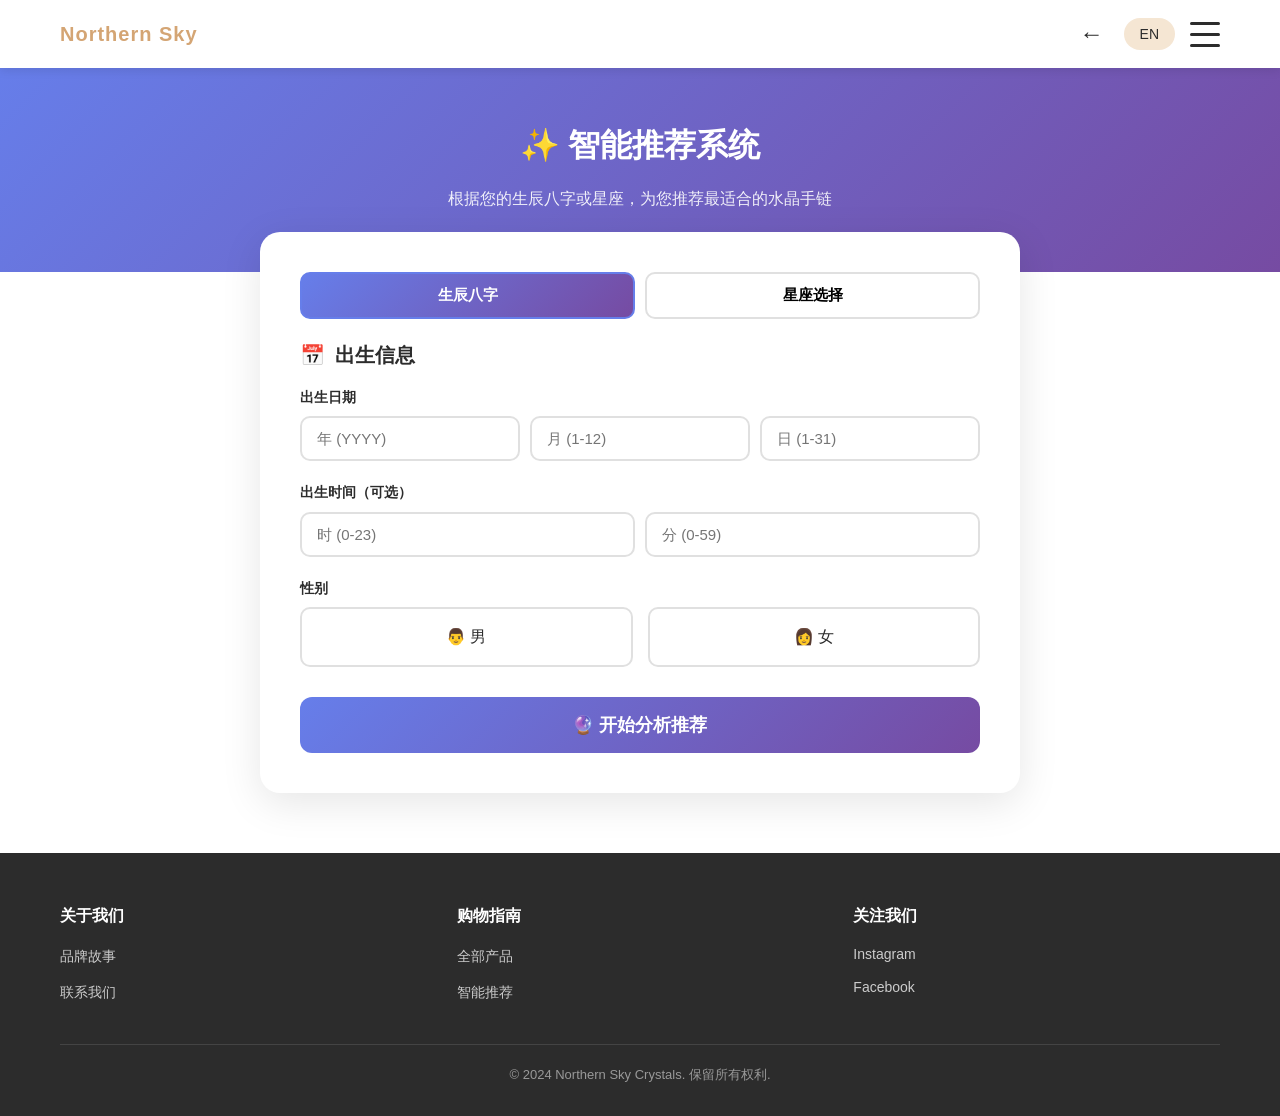
<file: recommendation.html>
<!DOCTYPE html>
<html lang="zh-CN">
<head>
    <meta charset="UTF-8">
    <meta name="viewport" content="width=device-width, initial-scale=1.0">
    <meta name="description" content="水晶手链智能推荐 - 根据您的八字和星座推荐">
    <title>智能推荐 | Northern Sky Crystals</title>
    <link rel="stylesheet" href="css/style.css">
    <style>
        .recommendation-hero {
            margin-top: 60px;
            background: linear-gradient(135deg, #667eea 0%, #764ba2 100%);
            padding: 60px 20px;
            text-align: center;
            color: white;
        }

        .recommendation-hero h1 {
            font-size: 32px;
            margin-bottom: 15px;
        }

        .recommendation-hero p {
            font-size: 16px;
            opacity: 0.9;
        }

        .recommendation-container {
            max-width: 800px;
            margin: -40px auto 60px;
            padding: 0 20px;
        }

        .input-card {
            background: white;
            border-radius: 20px;
            padding: 40px;
            box-shadow: 0 10px 40px rgba(0, 0, 0, 0.1);
            margin-bottom: 30px;
        }

        .input-section {
            margin-bottom: 30px;
        }

        .input-section h3 {
            font-size: 20px;
            color: #2c2c2c;
            margin-bottom: 15px;
            display: flex;
            align-items: center;
            gap: 10px;
        }

        .input-tabs {
            display: flex;
            gap: 10px;
            margin-bottom: 20px;
        }

        .tab-btn {
            flex: 1;
            padding: 12px 20px;
            border: 2px solid #e0e0e0;
            background: white;
            border-radius: 10px;
            font-size: 15px;
            font-weight: 600;
            cursor: pointer;
            transition: all 0.3s ease;
        }

        .tab-btn.active {
            background: linear-gradient(135deg, #667eea 0%, #764ba2 100%);
            color: white;
            border-color: #667eea;
        }

        .tab-content {
            display: none;
        }

        .tab-content.active {
            display: block;
        }

        .form-group {
            margin-bottom: 20px;
        }

        .form-label {
            display: block;
            font-size: 14px;
            font-weight: 600;
            color: #2c2c2c;
            margin-bottom: 8px;
        }

        .form-input {
            width: 100%;
            padding: 12px 15px;
            border: 2px solid #e0e0e0;
            border-radius: 10px;
            font-size: 15px;
            transition: all 0.3s ease;
        }

        .form-input:focus {
            outline: none;
            border-color: #667eea;
            background: #f8f9ff;
        }

        .form-select {
            width: 100%;
            padding: 12px 15px;
            border: 2px solid #e0e0e0;
            border-radius: 10px;
            font-size: 15px;
            background: white;
            cursor: pointer;
            transition: all 0.3s ease;
        }

        .form-select:focus {
            outline: none;
            border-color: #667eea;
        }

        .date-inputs {
            display: grid;
            grid-template-columns: repeat(3, 1fr);
            gap: 10px;
        }

        .time-inputs {
            display: grid;
            grid-template-columns: repeat(2, 1fr);
            gap: 10px;
        }

        .gender-options {
            display: flex;
            gap: 15px;
        }

        .gender-option {
            flex: 1;
            padding: 15px;
            border: 2px solid #e0e0e0;
            border-radius: 10px;
            text-align: center;
            cursor: pointer;
            transition: all 0.3s ease;
            font-size: 16px;
        }

        .gender-option:hover {
            border-color: #667eea;
            background: #f8f9ff;
        }

        .gender-option.selected {
            background: linear-gradient(135deg, #667eea 0%, #764ba2 100%);
            color: white;
            border-color: #667eea;
        }

        .zodiac-grid {
            display: grid;
            grid-template-columns: repeat(3, 1fr);
            gap: 10px;
        }

        .zodiac-btn {
            padding: 15px 10px;
            border: 2px solid #e0e0e0;
            background: white;
            border-radius: 10px;
            font-size: 14px;
            cursor: pointer;
            transition: all 0.3s ease;
            display: flex;
            flex-direction: column;
            align-items: center;
            gap: 5px;
        }

        .zodiac-btn:hover {
            border-color: #667eea;
            background: #f8f9ff;
        }

        .zodiac-btn.selected {
            background: linear-gradient(135deg, #667eea 0%, #764ba2 100%);
            color: white;
            border-color: #667eea;
        }

        .zodiac-icon {
            font-size: 24px;
        }

        .submit-btn {
            width: 100%;
            padding: 16px;
            background: linear-gradient(135deg, #667eea 0%, #764ba2 100%);
            color: white;
            border: none;
            border-radius: 12px;
            font-size: 18px;
            font-weight: 600;
            cursor: pointer;
            transition: all 0.3s ease;
        }

        .submit-btn:hover {
            transform: translateY(-2px);
            box-shadow: 0 8px 25px rgba(102, 126, 234, 0.3);
        }

        .submit-btn:disabled {
            opacity: 0.5;
            cursor: not-allowed;
            transform: none;
        }

        .results-card {
            background: white;
            border-radius: 20px;
            padding: 40px;
            box-shadow: 0 10px 40px rgba(0, 0, 0, 0.1);
            display: none;
        }

        .results-card.show {
            display: block;
            animation: fadeInUp 0.5s ease;
        }

        @keyframes fadeInUp {
            from {
                opacity: 0;
                transform: translateY(30px);
            }
            to {
                opacity: 1;
                transform: translateY(0);
            }
        }

        .results-header {
            text-align: center;
            margin-bottom: 30px;
            padding-bottom: 20px;
            border-bottom: 2px solid #f0f0f0;
        }

        .results-header h2 {
            font-size: 28px;
            color: #2c2c2c;
            margin-bottom: 10px;
        }

        .user-info {
            background: linear-gradient(135deg, #f8f9ff 0%, #f0f2ff 100%);
            padding: 20px;
            border-radius: 15px;
            margin-bottom: 20px;
        }

        .user-info-item {
            display: flex;
            justify-content: space-between;
            padding: 8px 0;
            font-size: 15px;
        }

        .user-info-label {
            color: #666;
        }

        .user-info-value {
            font-weight: 600;
            color: #2c2c2c;
        }

        .element-analysis {
            background: #fff9e6;
            padding: 20px;
            border-radius: 15px;
            margin-bottom: 30px;
            border-left: 4px solid #ffc107;
        }

        .element-analysis h3 {
            font-size: 18px;
            color: #f57c00;
            margin-bottom: 15px;
        }

        .element-tags {
            display: flex;
            flex-wrap: wrap;
            gap: 10px;
        }

        .element-tag {
            padding: 8px 16px;
            border-radius: 20px;
            font-size: 14px;
            font-weight: 600;
        }

        .element-tag.metal {
            background: #e8e8e8;
            color: #666;
        }

        .element-tag.wood {
            background: #e8f5e9;
            color: #388e3c;
        }

        .element-tag.water {
            background: #e3f2fd;
            color: #1976d2;
        }

        .element-tag.fire {
            background: #ffebee;
            color: #d32f2f;
        }

        .element-tag.earth {
            background: #fff3e0;
            color: #f57c00;
        }

        .recommendations-title {
            font-size: 22px;
            color: #2c2c2c;
            margin-bottom: 20px;
            text-align: center;
        }

        .recommended-products {
            display: grid;
            grid-template-columns: repeat(2, 1fr);
            gap: 20px;
            margin-bottom: 30px;
        }

        .recommended-product {
            background: #fafafa;
            border-radius: 15px;
            overflow: hidden;
            border: 3px solid transparent;
            transition: all 0.3s ease;
            position: relative;
        }

        .recommended-product.best-match {
            border-color: #ffc107;
        }

        .best-match-badge {
            position: absolute;
            top: 10px;
            right: 10px;
            background: #ffc107;
            color: white;
            padding: 5px 12px;
            border-radius: 20px;
            font-size: 12px;
            font-weight: 600;
            z-index: 10;
        }

        .recommended-product:hover {
            transform: translateY(-5px);
            box-shadow: 0 8px 25px rgba(0, 0, 0, 0.15);
        }

        .match-score {
            position: absolute;
            top: 10px;
            left: 10px;
            background: rgba(102, 126, 234, 0.9);
            color: white;
            padding: 5px 12px;
            border-radius: 20px;
            font-size: 12px;
            font-weight: 600;
            z-index: 10;
        }

        .reason-box {
            background: #f0f2ff;
            padding: 15px;
            border-radius: 10px;
            margin-top: 20px;
        }

        .reason-box h4 {
            font-size: 16px;
            color: #667eea;
            margin-bottom: 10px;
        }

        .reason-box ul {
            margin-left: 20px;
            color: #666;
            line-height: 1.8;
        }

        .action-buttons {
            display: flex;
            gap: 15px;
            margin-top: 30px;
        }

        .btn-secondary-action {
            flex: 1;
            padding: 14px;
            border: 2px solid #667eea;
            background: white;
            color: #667eea;
            border-radius: 10px;
            font-size: 15px;
            font-weight: 600;
            cursor: pointer;
            transition: all 0.3s ease;
        }

        .btn-secondary-action:hover {
            background: #667eea;
            color: white;
        }

        /* 微信引导弹窗 */
        .wechat-modal {
            display: none;
            position: fixed;
            top: 0;
            left: 0;
            right: 0;
            bottom: 0;
            background: rgba(0, 0, 0, 0.7);
            z-index: 9999;
            align-items: center;
            justify-content: center;
            padding: 20px;
            animation: fadeIn 0.3s ease;
        }

        .wechat-modal.show {
            display: flex;
        }

        .wechat-modal-content {
            background: white;
            border-radius: 25px;
            padding: 40px 30px;
            max-width: 450px;
            width: 100%;
            text-align: center;
            position: relative;
            animation: slideUp 0.4s ease;
            box-shadow: 0 20px 60px rgba(0, 0, 0, 0.3);
        }

        @keyframes fadeIn {
            from { opacity: 0; }
            to { opacity: 1; }
        }

        @keyframes slideUp {
            from {
                opacity: 0;
                transform: translateY(50px);
            }
            to {
                opacity: 1;
                transform: translateY(0);
            }
        }

        .wechat-close {
            position: absolute;
            top: 15px;
            right: 15px;
            background: none;
            border: none;
            font-size: 28px;
            color: #999;
            cursor: pointer;
            line-height: 1;
            transition: all 0.3s ease;
        }

        .wechat-close:hover {
            color: #333;
            transform: rotate(90deg);
        }

        .wechat-icon {
            font-size: 72px;
            margin-bottom: 20px;
            background: linear-gradient(135deg, #09bb07 0%, #07c160 100%);
            -webkit-background-clip: text;
            -webkit-text-fill-color: transparent;
            background-clip: text;
        }

        .wechat-title {
            font-size: 24px;
            font-weight: 700;
            color: #2c2c2c;
            margin-bottom: 15px;
        }

        .wechat-subtitle {
            font-size: 16px;
            color: #666;
            margin-bottom: 25px;
            line-height: 1.6;
        }

        .wechat-qr {
            width: 200px;
            height: 200px;
            margin: 0 auto 20px;
            background: linear-gradient(135deg, #f5f5f5 0%, #e8e8e8 100%);
            border-radius: 15px;
            display: flex;
            align-items: center;
            justify-content: center;
            font-size: 80px;
            border: 3px solid #09bb07;
        }

        .wechat-id {
            background: #f0f9f0;
            padding: 15px 20px;
            border-radius: 12px;
            margin-bottom: 20px;
            border: 2px dashed #09bb07;
        }

        .wechat-id-label {
            font-size: 13px;
            color: #666;
            margin-bottom: 5px;
        }

        .wechat-id-value {
            font-size: 20px;
            font-weight: 700;
            color: #09bb07;
            letter-spacing: 1px;
        }

        .wechat-benefits {
            text-align: left;
            margin: 20px 0;
            padding: 20px;
            background: #f8f9ff;
            border-radius: 12px;
        }

        .wechat-benefits h4 {
            font-size: 16px;
            color: #667eea;
            margin-bottom: 12px;
            text-align: center;
        }

        .wechat-benefits ul {
            list-style: none;
            padding: 0;
            margin: 0;
        }

        .wechat-benefits li {
            padding: 8px 0;
            color: #666;
            font-size: 14px;
            line-height: 1.6;
        }

        .wechat-benefits li:before {
            content: "✓ ";
            color: #09bb07;
            font-weight: 700;
            margin-right: 8px;
        }

        .wechat-btn {
            width: 100%;
            padding: 16px;
            background: linear-gradient(135deg, #09bb07 0%, #07c160 100%);
            color: white;
            border: none;
            border-radius: 12px;
            font-size: 16px;
            font-weight: 600;
            cursor: pointer;
            transition: all 0.3s ease;
        }

        .wechat-btn:hover {
            transform: translateY(-2px);
            box-shadow: 0 8px 25px rgba(9, 187, 7, 0.3);
        }

        .detailed-analysis {
            background: linear-gradient(135deg, #fff9f0 0%, #fff5e8 100%);
            padding: 30px;
            border-radius: 15px;
            margin: 30px 0;
            border-left: 4px solid var(--primary-color);
        }

        .detailed-analysis h3 {
            font-size: 20px;
            color: var(--primary-color);
            margin-bottom: 20px;
            text-align: center;
        }

        .analysis-section {
            margin-bottom: 20px;
        }

        .analysis-section h4 {
            font-size: 16px;
            color: #2c2c2c;
            margin-bottom: 10px;
            font-weight: 600;
        }

        .analysis-section p {
            font-size: 15px;
            color: #666;
            line-height: 1.8;
            text-align: justify;
        }

        @media (max-width: 768px) {
            .wechat-modal-content {
                padding: 35px 25px;
                margin: 0 15px;
            }

            .wechat-icon {
                font-size: 60px;
            }

            .wechat-title {
                font-size: 22px;
            }

            .wechat-qr {
                width: 180px;
                height: 180px;
                font-size: 70px;
            }
        }
    </style>
</head>
<body>
    <!-- 导航栏 -->
    <nav class="navbar">
        <div class="nav-container">
            <div class="logo">
                <a href="index.html" class="logo-text">Northern Sky</a>
            </div>
            <div class="nav-right">
                <button class="back-btn" onclick="goBack()" title="返回">←</button>
                <button class="lang-switch" id="langSwitch">EN</button>
                <button class="menu-toggle" id="menuToggle">
                    <span></span>
                    <span></span>
                    <span></span>
                </button>
            </div>
        </div>
    </nav>

    <!-- 侧边菜单 -->
    <div class="side-menu" id="sideMenu">
        <div class="menu-header">
            <button class="menu-close" id="menuClose">&times;</button>
        </div>
        <ul class="menu-list">
            <li><a href="index.html" data-zh="首页" data-en="Home">首页</a></li>
            <li><a href="products.html" data-zh="全部产品" data-en="Shop All">全部产品</a></li>
            <li><a href="recommendation.html" data-zh="智能推荐" data-en="Smart Recommendation">智能推荐</a></li>
            <li><a href="about.html" data-zh="关于我们" data-en="About Us">关于我们</a></li>
            <li style="border-top: 2px solid #eee; margin-top: 10px; padding-top: 10px;">
                <a href="admin.html" data-zh="🔧 管理后台" data-en="🔧 Admin Panel" style="color: #667eea; font-weight: 600;">🔧 管理后台</a>
            </li>
        </ul>
    </div>

    <!-- 主横幅 -->
    <section class="recommendation-hero">
        <h1 data-zh="✨ 智能推荐系统" data-en="✨ Smart Recommendation">✨ 智能推荐系统</h1>
        <p data-zh="根据您的生辰八字或星座，为您推荐最适合的水晶手链" data-en="Recommend the most suitable crystal bracelet based on your birth chart or zodiac sign">根据您的生辰八字或星座，为您推荐最适合的水晶手链</p>
    </section>

    <!-- 推荐表单 -->
    <div class="recommendation-container">
        <div class="input-card">
            <div class="input-tabs">
                <button class="tab-btn active" data-tab="bazi" data-zh="生辰八字" data-en="Birth Chart">生辰八字</button>
                <button class="tab-btn" data-tab="zodiac" data-zh="星座选择" data-en="Zodiac Sign">星座选择</button>
            </div>

            <!-- 八字输入 -->
            <div class="tab-content active" id="bazi-content">
                <div class="input-section">
                    <h3>📅 <span data-zh="出生信息" data-en="Birth Information">出生信息</span></h3>
                    
                    <div class="form-group">
                        <label class="form-label" data-zh="出生日期" data-en="Birth Date">出生日期</label>
                        <div class="date-inputs">
                            <input type="number" class="form-input" id="year" placeholder="年 (YYYY)" min="1900" max="2100">
                            <input type="number" class="form-input" id="month" placeholder="月 (1-12)" min="1" max="12">
                            <input type="number" class="form-input" id="day" placeholder="日 (1-31)" min="1" max="31">
                        </div>
                    </div>

                    <div class="form-group">
                        <label class="form-label" data-zh="出生时间（可选）" data-en="Birth Time (Optional)">出生时间（可选）</label>
                        <div class="time-inputs">
                            <input type="number" class="form-input" id="hour" placeholder="时 (0-23)" min="0" max="23">
                            <input type="number" class="form-input" id="minute" placeholder="分 (0-59)" min="0" max="59">
                        </div>
                    </div>

                    <div class="form-group">
                        <label class="form-label" data-zh="性别" data-en="Gender">性别</label>
                        <div class="gender-options">
                            <div class="gender-option" data-gender="male">
                                <span data-zh="👨 男" data-en="👨 Male">👨 男</span>
                            </div>
                            <div class="gender-option" data-gender="female">
                                <span data-zh="👩 女" data-en="👩 Female">👩 女</span>
                            </div>
                        </div>
                    </div>
                </div>

                <button class="submit-btn" id="submitBazi" data-zh="🔮 开始分析推荐" data-en="🔮 Start Analysis">🔮 开始分析推荐</button>
            </div>

            <!-- 星座选择 -->
            <div class="tab-content" id="zodiac-content">
                <div class="input-section">
                    <h3>⭐ <span data-zh="选择您的星座" data-en="Select Your Zodiac Sign">选择您的星座</span></h3>
                    
                    <div class="zodiac-grid">
                        <button class="zodiac-btn" data-zodiac="aries">
                            <span class="zodiac-icon">♈</span>
                            <span data-zh="白羊座" data-en="Aries">白羊座</span>
                        </button>
                        <button class="zodiac-btn" data-zodiac="taurus">
                            <span class="zodiac-icon">♉</span>
                            <span data-zh="金牛座" data-en="Taurus">金牛座</span>
                        </button>
                        <button class="zodiac-btn" data-zodiac="gemini">
                            <span class="zodiac-icon">♊</span>
                            <span data-zh="双子座" data-en="Gemini">双子座</span>
                        </button>
                        <button class="zodiac-btn" data-zodiac="cancer">
                            <span class="zodiac-icon">♋</span>
                            <span data-zh="巨蟹座" data-en="Cancer">巨蟹座</span>
                        </button>
                        <button class="zodiac-btn" data-zodiac="leo">
                            <span class="zodiac-icon">♌</span>
                            <span data-zh="狮子座" data-en="Leo">狮子座</span>
                        </button>
                        <button class="zodiac-btn" data-zodiac="virgo">
                            <span class="zodiac-icon">♍</span>
                            <span data-zh="处女座" data-en="Virgo">处女座</span>
                        </button>
                        <button class="zodiac-btn" data-zodiac="libra">
                            <span class="zodiac-icon">♎</span>
                            <span data-zh="天秤座" data-en="Libra">天秤座</span>
                        </button>
                        <button class="zodiac-btn" data-zodiac="scorpio">
                            <span class="zodiac-icon">♏</span>
                            <span data-zh="天蝎座" data-en="Scorpio">天蝎座</span>
                        </button>
                        <button class="zodiac-btn" data-zodiac="sagittarius">
                            <span class="zodiac-icon">♐</span>
                            <span data-zh="射手座" data-en="Sagittarius">射手座</span>
                        </button>
                        <button class="zodiac-btn" data-zodiac="capricorn">
                            <span class="zodiac-icon">♑</span>
                            <span data-zh="摩羯座" data-en="Capricorn">摩羯座</span>
                        </button>
                        <button class="zodiac-btn" data-zodiac="aquarius">
                            <span class="zodiac-icon">♒</span>
                            <span data-zh="水瓶座" data-en="Aquarius">水瓶座</span>
                        </button>
                        <button class="zodiac-btn" data-zodiac="pisces">
                            <span class="zodiac-icon">♓</span>
                            <span data-zh="双鱼座" data-en="Pisces">双鱼座</span>
                        </button>
                    </div>
                </div>

                <button class="submit-btn" id="submitZodiac" data-zh="🔮 查看推荐" data-en="🔮 View Recommendations">🔮 查看推荐</button>
            </div>
        </div>

        <!-- 推荐结果 -->
        <div class="results-card" id="resultsCard">
            <!-- 结果将通过JavaScript动态生成 -->
        </div>
    </div>

    <!-- 页脚 -->
    <footer class="footer">

    <!-- 微信引导弹窗 -->
    <div class="wechat-modal" id="wechatModal">
        <div class="wechat-modal-content">
            <button class="wechat-close" onclick="closeWechatModal()">&times;</button>
            <div class="wechat-icon">💬</div>
            <h2 class="wechat-title" data-zh="添加微信获取完整报告" data-en="Add WeChat for Full Report">添加微信获取完整报告</h2>
            <p class="wechat-subtitle" data-zh="专业水晶顾问为您提供一对一咨询服务" data-en="Professional crystal consultant provides one-on-one consultation">专业水晶顾问为您提供一对一咨询服务</p>
            
            <div class="wechat-qr">
                <span>📱</span>
            </div>
            
            <div class="wechat-id">
                <div class="wechat-id-label" data-zh="微信号" data-en="WeChat ID">微信号</div>
                <div class="wechat-id-value">NorthernSky2024</div>
            </div>

            <div class="wechat-benefits">
                <h4 data-zh="添加微信您将获得" data-en="Benefits of Adding WeChat">添加微信您将获得</h4>
                <ul>
                    <li data-zh="完整的命理分析报告（500字以上）" data-en="Complete numerology analysis report (500+ words)">完整的命理分析报告（500字以上）</li>
                    <li data-zh="专业水晶顾问一对一咨询" data-en="One-on-one consultation with crystal expert">专业水晶顾问一对一咨询</li>
                    <li data-zh="个性化水晶搭配建议" data-en="Personalized crystal matching advice">个性化水晶搭配建议</li>
                    <li data-zh="佩戴方法和保养指导" data-en="Wearing methods and care guidance">佩戴方法和保养指导</li>
                    <li data-zh="新品优先体验和专属优惠" data-en="Priority access to new products and exclusive offers">新品优先体验和专属优惠</li>
                </ul>
            </div>

            <button class="wechat-btn" onclick="copyWechatId()" data-zh="复制微信号" data-en="Copy WeChat ID">复制微信号</button>
        </div>
    </div>
        <div class="container">
            <div class="footer-content">
                <div class="footer-section">
                    <h4 data-zh="关于我们" data-en="About">关于我们</h4>
                    <ul>
                        <li><a href="about.html" data-zh="品牌故事" data-en="Our Story">品牌故事</a></li>
                        <li><a href="#" data-zh="联系我们" data-en="Contact">联系我们</a></li>
                    </ul>
                </div>
                <div class="footer-section">
                    <h4 data-zh="购物指南" data-en="Shop">购物指南</h4>
                    <ul>
                        <li><a href="products.html" data-zh="全部产品" data-en="All Products">全部产品</a></li>
                        <li><a href="recommendation.html" data-zh="智能推荐" data-en="Smart Recommendation">智能推荐</a></li>
                    </ul>
                </div>
                <div class="footer-section">
                    <h4 data-zh="关注我们" data-en="Follow Us">关注我们</h4>
                    <div class="social-links">
                        <a href="#" class="social-link">Instagram</a>
                        <a href="#" class="social-link">Facebook</a>
                    </div>
                </div>
            </div>
            <div class="footer-bottom">
                <p>&copy; 2024 Northern Sky Crystals. <span data-zh="保留所有权利" data-en="All rights reserved">保留所有权利</span>.</p>
            </div>
        </div>
    </footer>

    <script src="js/main.js"></script>
    <script src="js/recommendation.js"></script>
</body>
</html>
</file>
<file: assets/index-QpDeybjt.css>
*,:before,:after{--tw-border-spacing-x: 0;--tw-border-spacing-y: 0;--tw-translate-x: 0;--tw-translate-y: 0;--tw-rotate: 0;--tw-skew-x: 0;--tw-skew-y: 0;--tw-scale-x: 1;--tw-scale-y: 1;--tw-pan-x: ;--tw-pan-y: ;--tw-pinch-zoom: ;--tw-scroll-snap-strictness: proximity;--tw-gradient-from-position: ;--tw-gradient-via-position: ;--tw-gradient-to-position: ;--tw-ordinal: ;--tw-slashed-zero: ;--tw-numeric-figure: ;--tw-numeric-spacing: ;--tw-numeric-fraction: ;--tw-ring-inset: ;--tw-ring-offset-width: 0px;--tw-ring-offset-color: #fff;--tw-ring-color: rgb(59 130 246 / .5);--tw-ring-offset-shadow: 0 0 #0000;--tw-ring-shadow: 0 0 #0000;--tw-shadow: 0 0 #0000;--tw-shadow-colored: 0 0 #0000;--tw-blur: ;--tw-brightness: ;--tw-contrast: ;--tw-grayscale: ;--tw-hue-rotate: ;--tw-invert: ;--tw-saturate: ;--tw-sepia: ;--tw-drop-shadow: ;--tw-backdrop-blur: ;--tw-backdrop-brightness: ;--tw-backdrop-contrast: ;--tw-backdrop-grayscale: ;--tw-backdrop-hue-rotate: ;--tw-backdrop-invert: ;--tw-backdrop-opacity: ;--tw-backdrop-saturate: ;--tw-backdrop-sepia: ;--tw-contain-size: ;--tw-contain-layout: ;--tw-contain-paint: ;--tw-contain-style: }::backdrop{--tw-border-spacing-x: 0;--tw-border-spacing-y: 0;--tw-translate-x: 0;--tw-translate-y: 0;--tw-rotate: 0;--tw-skew-x: 0;--tw-skew-y: 0;--tw-scale-x: 1;--tw-scale-y: 1;--tw-pan-x: ;--tw-pan-y: ;--tw-pinch-zoom: ;--tw-scroll-snap-strictness: proximity;--tw-gradient-from-position: ;--tw-gradient-via-position: ;--tw-gradient-to-position: ;--tw-ordinal: ;--tw-slashed-zero: ;--tw-numeric-figure: ;--tw-numeric-spacing: ;--tw-numeric-fraction: ;--tw-ring-inset: ;--tw-ring-offset-width: 0px;--tw-ring-offset-color: #fff;--tw-ring-color: rgb(59 130 246 / .5);--tw-ring-offset-shadow: 0 0 #0000;--tw-ring-shadow: 0 0 #0000;--tw-shadow: 0 0 #0000;--tw-shadow-colored: 0 0 #0000;--tw-blur: ;--tw-brightness: ;--tw-contrast: ;--tw-grayscale: ;--tw-hue-rotate: ;--tw-invert: ;--tw-saturate: ;--tw-sepia: ;--tw-drop-shadow: ;--tw-backdrop-blur: ;--tw-backdrop-brightness: ;--tw-backdrop-contrast: ;--tw-backdrop-grayscale: ;--tw-backdrop-hue-rotate: ;--tw-backdrop-invert: ;--tw-backdrop-opacity: ;--tw-backdrop-saturate: ;--tw-backdrop-sepia: ;--tw-contain-size: ;--tw-contain-layout: ;--tw-contain-paint: ;--tw-contain-style: }*,:before,:after{box-sizing:border-box;border-width:0;border-style:solid;border-color:#e5e7eb}:before,:after{--tw-content: ""}html,:host{line-height:1.5;-webkit-text-size-adjust:100%;-moz-tab-size:4;-o-tab-size:4;tab-size:4;font-family:Inter,system-ui,sans-serif;font-feature-settings:normal;font-variation-settings:normal;-webkit-tap-highlight-color:transparent}body{margin:0;line-height:inherit}hr{height:0;color:inherit;border-top-width:1px}abbr:where([title]){-webkit-text-decoration:underline dotted;text-decoration:underline dotted}h1,h2,h3,h4,h5,h6{font-size:inherit;font-weight:inherit}a{color:inherit;text-decoration:inherit}b,strong{font-weight:bolder}code,kbd,samp,pre{font-family:JetBrains Mono,Fira Code,Consolas,monospace;font-feature-settings:normal;font-variation-settings:normal;font-size:1em}small{font-size:80%}sub,sup{font-size:75%;line-height:0;position:relative;vertical-align:baseline}sub{bottom:-.25em}sup{top:-.5em}table{text-indent:0;border-color:inherit;border-collapse:collapse}button,input,optgroup,select,textarea{font-family:inherit;font-feature-settings:inherit;font-variation-settings:inherit;font-size:100%;font-weight:inherit;line-height:inherit;letter-spacing:inherit;color:inherit;margin:0;padding:0}button,select{text-transform:none}button,input:where([type=button]),input:where([type=reset]),input:where([type=submit]){-webkit-appearance:button;background-color:transparent;background-image:none}:-moz-focusring{outline:auto}:-moz-ui-invalid{box-shadow:none}progress{vertical-align:baseline}::-webkit-inner-spin-button,::-webkit-outer-spin-button{height:auto}[type=search]{-webkit-appearance:textfield;outline-offset:-2px}::-webkit-search-decoration{-webkit-appearance:none}::-webkit-file-upload-button{-webkit-appearance:button;font:inherit}summary{display:list-item}blockquote,dl,dd,h1,h2,h3,h4,h5,h6,hr,figure,p,pre{margin:0}fieldset{margin:0;padding:0}legend{padding:0}ol,ul,menu{list-style:none;margin:0;padding:0}dialog{padding:0}textarea{resize:vertical}input::-moz-placeholder,textarea::-moz-placeholder{opacity:1;color:#9ca3af}input::placeholder,textarea::placeholder{opacity:1;color:#9ca3af}button,[role=button]{cursor:pointer}:disabled{cursor:default}img,svg,video,canvas,audio,iframe,embed,object{display:block;vertical-align:middle}img,video{max-width:100%;height:auto}[hidden]:where(:not([hidden=until-found])){display:none}:root{--background: 240 10% 4%;--foreground: 240 4% 85%;--card: 240 10% 6%;--card-foreground: 240 4% 85%;--popover: 240 10% 6%;--popover-foreground: 240 4% 85%;--primary: 271 91% 65%;--primary-foreground: 0 0% 100%;--secondary: 240 4% 11%;--secondary-foreground: 240 4% 85%;--muted: 240 4% 11%;--muted-foreground: 240 2% 64%;--accent: 189 94% 43%;--accent-foreground: 0 0% 100%;--destructive: 0 84% 60%;--destructive-foreground: 0 0% 100%;--border: 240 4% 16%;--input: 240 4% 16%;--ring: 271 91% 65%;--radius: .75rem}.dark{--background: 240 10% 4%;--foreground: 240 4% 85%;--card: 240 10% 6%;--card-foreground: 240 4% 85%;--popover: 240 10% 6%;--popover-foreground: 240 4% 85%;--primary: 271 91% 65%;--primary-foreground: 0 0% 100%;--secondary: 240 4% 11%;--secondary-foreground: 240 4% 85%;--muted: 240 4% 11%;--muted-foreground: 240 2% 64%;--accent: 189 94% 43%;--accent-foreground: 0 0% 100%;--destructive: 0 84% 60%;--destructive-foreground: 0 0% 100%;--border: 240 4% 16%;--input: 240 4% 16%;--ring: 271 91% 65%}*{border-color:hsl(var(--border))}body{background-color:hsl(var(--background));color:hsl(var(--foreground));font-family:Inter,system-ui,sans-serif;font-feature-settings:"rlig" 1,"calt" 1}::-webkit-scrollbar{width:6px;height:6px}::-webkit-scrollbar-track{background:#09090b}::-webkit-scrollbar-thumb{background:#3f3f46;border-radius:3px}::-webkit-scrollbar-thumb:hover{background:#a855f7}.sr-only{position:absolute;width:1px;height:1px;padding:0;margin:-1px;overflow:hidden;clip:rect(0,0,0,0);white-space:nowrap;border-width:0}.pointer-events-none{pointer-events:none}.fixed{position:fixed}.absolute{position:absolute}.relative{position:relative}.inset-0{top:0;right:0;bottom:0;left:0}.bottom-0{bottom:0}.left-0{left:0}.left-2{left:.5rem}.left-3{left:.75rem}.left-\[50\%\]{left:50%}.right-4{right:1rem}.top-0{top:0}.top-1\/2{top:50%}.top-4{top:1rem}.top-\[50\%\]{top:50%}.z-10{z-index:10}.z-50{z-index:50}.mx-auto{margin-left:auto;margin-right:auto}.mb-0\.5{margin-bottom:.125rem}.mb-2{margin-bottom:.5rem}.mb-4{margin-bottom:1rem}.mb-6{margin-bottom:1.5rem}.mb-\[18px\]{margin-bottom:18px}.ml-1{margin-left:.25rem}.ml-\[232px\]{margin-left:232px}.ml-auto{margin-left:auto}.mr-1{margin-right:.25rem}.mr-1\.5{margin-right:.375rem}.mr-2{margin-right:.5rem}.mt-0\.5{margin-top:.125rem}.mt-1{margin-top:.25rem}.mt-1\.5{margin-top:.375rem}.mt-2{margin-top:.5rem}.mt-4{margin-top:1rem}.mt-6{margin-top:1.5rem}.block{display:block}.inline{display:inline}.flex{display:flex}.inline-flex{display:inline-flex}.table{display:table}.grid{display:grid}.hidden{display:none}.h-1\.5{height:.375rem}.h-10{height:2.5rem}.h-11{height:2.75rem}.h-12{height:3rem}.h-2{height:.5rem}.h-3{height:.75rem}.h-3\.5{height:.875rem}.h-4{height:1rem}.h-5{height:1.25rem}.h-6{height:1.5rem}.h-7{height:1.75rem}.h-8{height:2rem}.h-9{height:2.25rem}.h-full{height:100%}.max-h-48{max-height:12rem}.max-h-60{max-height:15rem}.max-h-\[300px\]{max-height:300px}.max-h-\[400px\]{max-height:400px}.max-h-\[80vh\]{max-height:80vh}.max-h-\[85vh\]{max-height:85vh}.min-h-0{min-height:0px}.min-h-\[200px\]{min-height:200px}.min-h-screen{min-height:100vh}.w-1\.5{width:.375rem}.w-10{width:2.5rem}.w-11{width:2.75rem}.w-12{width:3rem}.w-14{width:3.5rem}.w-24{width:6rem}.w-3{width:.75rem}.w-3\.5{width:.875rem}.w-32{width:8rem}.w-4{width:1rem}.w-5{width:1.25rem}.w-6{width:1.5rem}.w-7{width:1.75rem}.w-8{width:2rem}.w-\[232px\]{width:232px}.w-\[calc\(100\%-2rem\)\]{width:calc(100% - 2rem)}.w-full{width:100%}.min-w-0{min-width:0px}.max-w-2xl{max-width:42rem}.max-w-\[120px\]{max-width:120px}.max-w-\[200px\]{max-width:200px}.max-w-\[400px\]{max-width:400px}.max-w-lg{max-width:32rem}.max-w-md{max-width:28rem}.flex-1{flex:1 1 0%}.shrink-0{flex-shrink:0}.-translate-y-1\/2{--tw-translate-y: -50%;transform:translate(var(--tw-translate-x),var(--tw-translate-y)) rotate(var(--tw-rotate)) skew(var(--tw-skew-x)) skewY(var(--tw-skew-y)) scaleX(var(--tw-scale-x)) scaleY(var(--tw-scale-y))}.translate-x-\[-50\%\]{--tw-translate-x: -50%;transform:translate(var(--tw-translate-x),var(--tw-translate-y)) rotate(var(--tw-rotate)) skew(var(--tw-skew-x)) skewY(var(--tw-skew-y)) scaleX(var(--tw-scale-x)) scaleY(var(--tw-scale-y))}.translate-y-\[-50\%\]{--tw-translate-y: -50%;transform:translate(var(--tw-translate-x),var(--tw-translate-y)) rotate(var(--tw-rotate)) skew(var(--tw-skew-x)) skewY(var(--tw-skew-y)) scaleX(var(--tw-scale-x)) scaleY(var(--tw-scale-y))}.rotate-180{--tw-rotate: 180deg;transform:translate(var(--tw-translate-x),var(--tw-translate-y)) rotate(var(--tw-rotate)) skew(var(--tw-skew-x)) skewY(var(--tw-skew-y)) scaleX(var(--tw-scale-x)) scaleY(var(--tw-scale-y))}.transform{transform:translate(var(--tw-translate-x),var(--tw-translate-y)) rotate(var(--tw-rotate)) skew(var(--tw-skew-x)) skewY(var(--tw-skew-y)) scaleX(var(--tw-scale-x)) scaleY(var(--tw-scale-y))}@keyframes spin{to{transform:rotate(360deg)}}.animate-spin{animation:spin 1s linear infinite}.cursor-pointer{cursor:pointer}.grid-cols-1{grid-template-columns:repeat(1,minmax(0,1fr))}.grid-cols-2{grid-template-columns:repeat(2,minmax(0,1fr))}.flex-col{flex-direction:column}.flex-col-reverse{flex-direction:column-reverse}.flex-wrap{flex-wrap:wrap}.items-start{align-items:flex-start}.items-center{align-items:center}.justify-end{justify-content:flex-end}.justify-center{justify-content:center}.justify-between{justify-content:space-between}.gap-1{gap:.25rem}.gap-1\.5{gap:.375rem}.gap-2{gap:.5rem}.gap-2\.5{gap:.625rem}.gap-3{gap:.75rem}.gap-4{gap:1rem}.gap-x-3{-moz-column-gap:.75rem;column-gap:.75rem}.gap-y-0\.5{row-gap:.125rem}.gap-y-1{row-gap:.25rem}.space-x-2>:not([hidden])~:not([hidden]){--tw-space-x-reverse: 0;margin-right:calc(.5rem * var(--tw-space-x-reverse));margin-left:calc(.5rem * calc(1 - var(--tw-space-x-reverse)))}.space-y-1>:not([hidden])~:not([hidden]){--tw-space-y-reverse: 0;margin-top:calc(.25rem * calc(1 - var(--tw-space-y-reverse)));margin-bottom:calc(.25rem * var(--tw-space-y-reverse))}.space-y-1\.5>:not([hidden])~:not([hidden]){--tw-space-y-reverse: 0;margin-top:calc(.375rem * calc(1 - var(--tw-space-y-reverse)));margin-bottom:calc(.375rem * var(--tw-space-y-reverse))}.space-y-2>:not([hidden])~:not([hidden]){--tw-space-y-reverse: 0;margin-top:calc(.5rem * calc(1 - var(--tw-space-y-reverse)));margin-bottom:calc(.5rem * var(--tw-space-y-reverse))}.space-y-3>:not([hidden])~:not([hidden]){--tw-space-y-reverse: 0;margin-top:calc(.75rem * calc(1 - var(--tw-space-y-reverse)));margin-bottom:calc(.75rem * var(--tw-space-y-reverse))}.space-y-4>:not([hidden])~:not([hidden]){--tw-space-y-reverse: 0;margin-top:calc(1rem * calc(1 - var(--tw-space-y-reverse)));margin-bottom:calc(1rem * var(--tw-space-y-reverse))}.space-y-6>:not([hidden])~:not([hidden]){--tw-space-y-reverse: 0;margin-top:calc(1.5rem * calc(1 - var(--tw-space-y-reverse)));margin-bottom:calc(1.5rem * var(--tw-space-y-reverse))}.divide-y>:not([hidden])~:not([hidden]){--tw-divide-y-reverse: 0;border-top-width:calc(1px * calc(1 - var(--tw-divide-y-reverse)));border-bottom-width:calc(1px * var(--tw-divide-y-reverse))}.self-end{align-self:flex-end}.overflow-hidden{overflow:hidden}.overflow-x-auto{overflow-x:auto}.overflow-y-auto{overflow-y:auto}.truncate{overflow:hidden;text-overflow:ellipsis;white-space:nowrap}.whitespace-nowrap{white-space:nowrap}.whitespace-pre-wrap{white-space:pre-wrap}.break-all{word-break:break-all}.rounded{border-radius:.25rem}.rounded-full{border-radius:9999px}.rounded-lg{border-radius:var(--radius)}.rounded-md{border-radius:calc(var(--radius) - 2px)}.rounded-sm{border-radius:calc(var(--radius) - 4px)}.border{border-width:1px}.border-0{border-width:0px}.border-2{border-width:2px}.border-b{border-bottom-width:1px}.border-b-2{border-bottom-width:2px}.border-r{border-right-width:1px}.border-t{border-top-width:1px}.border-border{border-color:hsl(var(--border))}.border-gray-300{--tw-border-opacity: 1;border-color:rgb(209 213 219 / var(--tw-border-opacity, 1))}.border-gray-500\/30{border-color:#6b72804d}.border-input{border-color:hsl(var(--input))}.border-neon-green\/30{border-color:#22c55e4d}.border-neon-red\/30{border-color:#ef44444d}.border-neon-yellow\/30{border-color:#eab3084d}.border-orange-500\/30{border-color:#f973164d}.border-primary{border-color:hsl(var(--primary))}.border-transparent{border-color:transparent}.border-violet-200{--tw-border-opacity: 1;border-color:rgb(221 214 254 / var(--tw-border-opacity, 1))}.border-violet-300{--tw-border-opacity: 1;border-color:rgb(196 181 253 / var(--tw-border-opacity, 1))}.border-violet-600{--tw-border-opacity: 1;border-color:rgb(124 58 237 / var(--tw-border-opacity, 1))}.bg-background{background-color:hsl(var(--background))}.bg-black\/80{background-color:#000c}.bg-blue-50{--tw-bg-opacity: 1;background-color:rgb(239 246 255 / var(--tw-bg-opacity, 1))}.bg-card{background-color:hsl(var(--card))}.bg-current{background-color:currentColor}.bg-destructive{background-color:hsl(var(--destructive))}.bg-gray-400{--tw-bg-opacity: 1;background-color:rgb(156 163 175 / var(--tw-bg-opacity, 1))}.bg-gray-50{--tw-bg-opacity: 1;background-color:rgb(249 250 251 / var(--tw-bg-opacity, 1))}.bg-gray-500\/10{background-color:#6b72801a}.bg-green-400{--tw-bg-opacity: 1;background-color:rgb(74 222 128 / var(--tw-bg-opacity, 1))}.bg-green-50{--tw-bg-opacity: 1;background-color:rgb(240 253 244 / var(--tw-bg-opacity, 1))}.bg-muted{background-color:hsl(var(--muted))}.bg-muted\/50{background-color:hsl(var(--muted) / .5)}.bg-neon-green{--tw-bg-opacity: 1;background-color:rgb(34 197 94 / var(--tw-bg-opacity, 1))}.bg-neon-green\/10{background-color:#22c55e1a}.bg-neon-red{--tw-bg-opacity: 1;background-color:rgb(239 68 68 / var(--tw-bg-opacity, 1))}.bg-neon-red\/10{background-color:#ef44441a}.bg-neon-yellow{--tw-bg-opacity: 1;background-color:rgb(234 179 8 / var(--tw-bg-opacity, 1))}.bg-neon-yellow\/10{background-color:#eab3081a}.bg-orange-400{--tw-bg-opacity: 1;background-color:rgb(251 146 60 / var(--tw-bg-opacity, 1))}.bg-orange-500{--tw-bg-opacity: 1;background-color:rgb(249 115 22 / var(--tw-bg-opacity, 1))}.bg-orange-500\/10{background-color:#f973161a}.bg-popover{background-color:hsl(var(--popover))}.bg-primary{background-color:hsl(var(--primary))}.bg-primary\/10{background-color:hsl(var(--primary) / .1)}.bg-red-400{--tw-bg-opacity: 1;background-color:rgb(248 113 113 / var(--tw-bg-opacity, 1))}.bg-red-50{--tw-bg-opacity: 1;background-color:rgb(254 242 242 / var(--tw-bg-opacity, 1))}.bg-secondary{background-color:hsl(var(--secondary))}.bg-transparent{background-color:transparent}.bg-violet-100{--tw-bg-opacity: 1;background-color:rgb(237 233 254 / var(--tw-bg-opacity, 1))}.bg-violet-50{--tw-bg-opacity: 1;background-color:rgb(245 243 255 / var(--tw-bg-opacity, 1))}.bg-violet-50\/40{background-color:#f5f3ff66}.bg-violet-600{--tw-bg-opacity: 1;background-color:rgb(124 58 237 / var(--tw-bg-opacity, 1))}.bg-yellow-400{--tw-bg-opacity: 1;background-color:rgb(250 204 21 / var(--tw-bg-opacity, 1))}.p-0{padding:0}.p-2{padding:.5rem}.p-3{padding:.75rem}.p-4{padding:1rem}.p-6{padding:1.5rem}.px-1{padding-left:.25rem;padding-right:.25rem}.px-2{padding-left:.5rem;padding-right:.5rem}.px-2\.5{padding-left:.625rem;padding-right:.625rem}.px-3{padding-left:.75rem;padding-right:.75rem}.px-4{padding-left:1rem;padding-right:1rem}.px-8{padding-left:2rem;padding-right:2rem}.px-9{padding-left:2.25rem;padding-right:2.25rem}.px-\[18px\]{padding-left:18px;padding-right:18px}.px-\[22px\]{padding-left:22px;padding-right:22px}.py-0\.5{padding-top:.125rem;padding-bottom:.125rem}.py-1{padding-top:.25rem;padding-bottom:.25rem}.py-2{padding-top:.5rem;padding-bottom:.5rem}.py-3{padding-top:.75rem;padding-bottom:.75rem}.py-4{padding-top:1rem;padding-bottom:1rem}.py-5{padding-top:1.25rem;padding-bottom:1.25rem}.py-6{padding-top:1.5rem;padding-bottom:1.5rem}.py-7{padding-top:1.75rem;padding-bottom:1.75rem}.py-8{padding-top:2rem;padding-bottom:2rem}.pb-1\.5{padding-bottom:.375rem}.pb-2{padding-bottom:.5rem}.pl-7{padding-left:1.75rem}.pl-9{padding-left:2.25rem}.pr-1{padding-right:.25rem}.pr-2{padding-right:.5rem}.pt-0{padding-top:0}.pt-4{padding-top:1rem}.pt-6{padding-top:1.5rem}.text-left{text-align:left}.text-center{text-align:center}.text-right{text-align:right}.font-mono{font-family:JetBrains Mono,Fira Code,Consolas,monospace}.text-2xl{font-size:1.5rem;line-height:2rem}.text-\[10px\]{font-size:10px}.text-\[11px\]{font-size:11px}.text-\[13px\]{font-size:13px}.text-\[15px\]{font-size:15px}.text-\[22px\]{font-size:22px}.text-lg{font-size:1.125rem;line-height:1.75rem}.text-sm{font-size:.875rem;line-height:1.25rem}.text-xl{font-size:1.25rem;line-height:1.75rem}.text-xs{font-size:.75rem;line-height:1rem}.font-bold{font-weight:700}.font-medium{font-weight:500}.font-normal{font-weight:400}.font-semibold{font-weight:600}.uppercase{text-transform:uppercase}.tabular-nums{--tw-numeric-spacing: tabular-nums;font-variant-numeric:var(--tw-ordinal) var(--tw-slashed-zero) var(--tw-numeric-figure) var(--tw-numeric-spacing) var(--tw-numeric-fraction)}.leading-none{line-height:1}.tracking-\[-0\.01em\]{letter-spacing:-.01em}.tracking-\[-0\.02em\]{letter-spacing:-.02em}.tracking-\[\.08em\]{letter-spacing:.08em}.tracking-tight{letter-spacing:-.025em}.text-blue-500{--tw-text-opacity: 1;color:rgb(59 130 246 / var(--tw-text-opacity, 1))}.text-blue-600{--tw-text-opacity: 1;color:rgb(37 99 235 / var(--tw-text-opacity, 1))}.text-blue-700{--tw-text-opacity: 1;color:rgb(29 78 216 / var(--tw-text-opacity, 1))}.text-card-foreground{color:hsl(var(--card-foreground))}.text-current{color:currentColor}.text-destructive{color:hsl(var(--destructive))}.text-destructive-foreground{color:hsl(var(--destructive-foreground))}.text-foreground{color:hsl(var(--foreground))}.text-gray-400{--tw-text-opacity: 1;color:rgb(156 163 175 / var(--tw-text-opacity, 1))}.text-gray-500{--tw-text-opacity: 1;color:rgb(107 114 128 / var(--tw-text-opacity, 1))}.text-gray-700{--tw-text-opacity: 1;color:rgb(55 65 81 / var(--tw-text-opacity, 1))}.text-green-500{--tw-text-opacity: 1;color:rgb(34 197 94 / var(--tw-text-opacity, 1))}.text-green-600{--tw-text-opacity: 1;color:rgb(22 163 74 / var(--tw-text-opacity, 1))}.text-green-700{--tw-text-opacity: 1;color:rgb(21 128 61 / var(--tw-text-opacity, 1))}.text-muted-foreground{color:hsl(var(--muted-foreground))}.text-muted-foreground\/50{color:hsl(var(--muted-foreground) / .5)}.text-muted-foreground\/60{color:hsl(var(--muted-foreground) / .6)}.text-muted-foreground\/70{color:hsl(var(--muted-foreground) / .7)}.text-neon-cyan{--tw-text-opacity: 1;color:rgb(6 182 212 / var(--tw-text-opacity, 1))}.text-neon-green{--tw-text-opacity: 1;color:rgb(34 197 94 / var(--tw-text-opacity, 1))}.text-neon-purple{--tw-text-opacity: 1;color:rgb(168 85 247 / var(--tw-text-opacity, 1))}.text-neon-red{--tw-text-opacity: 1;color:rgb(239 68 68 / var(--tw-text-opacity, 1))}.text-neon-yellow{--tw-text-opacity: 1;color:rgb(234 179 8 / var(--tw-text-opacity, 1))}.text-orange-400{--tw-text-opacity: 1;color:rgb(251 146 60 / var(--tw-text-opacity, 1))}.text-orange-500{--tw-text-opacity: 1;color:rgb(249 115 22 / var(--tw-text-opacity, 1))}.text-orange-600{--tw-text-opacity: 1;color:rgb(234 88 12 / var(--tw-text-opacity, 1))}.text-primary{color:hsl(var(--primary))}.text-primary-foreground{color:hsl(var(--primary-foreground))}.text-purple-600{--tw-text-opacity: 1;color:rgb(147 51 234 / var(--tw-text-opacity, 1))}.text-red-400{--tw-text-opacity: 1;color:rgb(248 113 113 / var(--tw-text-opacity, 1))}.text-red-500{--tw-text-opacity: 1;color:rgb(239 68 68 / var(--tw-text-opacity, 1))}.text-red-600{--tw-text-opacity: 1;color:rgb(220 38 38 / var(--tw-text-opacity, 1))}.text-red-700{--tw-text-opacity: 1;color:rgb(185 28 28 / var(--tw-text-opacity, 1))}.text-secondary-foreground{color:hsl(var(--secondary-foreground))}.text-violet-500{--tw-text-opacity: 1;color:rgb(139 92 246 / var(--tw-text-opacity, 1))}.text-violet-700{--tw-text-opacity: 1;color:rgb(109 40 217 / var(--tw-text-opacity, 1))}.text-white{--tw-text-opacity: 1;color:rgb(255 255 255 / var(--tw-text-opacity, 1))}.text-yellow-400{--tw-text-opacity: 1;color:rgb(250 204 21 / var(--tw-text-opacity, 1))}.text-yellow-500{--tw-text-opacity: 1;color:rgb(234 179 8 / var(--tw-text-opacity, 1))}.text-yellow-600{--tw-text-opacity: 1;color:rgb(202 138 4 / var(--tw-text-opacity, 1))}.underline-offset-4{text-underline-offset:4px}.opacity-40{opacity:.4}.opacity-60{opacity:.6}.opacity-70{opacity:.7}.opacity-80{opacity:.8}.opacity-90{opacity:.9}.shadow-lg{--tw-shadow: 0 10px 15px -3px rgb(0 0 0 / .1), 0 4px 6px -4px rgb(0 0 0 / .1);--tw-shadow-colored: 0 10px 15px -3px var(--tw-shadow-color), 0 4px 6px -4px var(--tw-shadow-color);box-shadow:var(--tw-ring-offset-shadow, 0 0 #0000),var(--tw-ring-shadow, 0 0 #0000),var(--tw-shadow)}.shadow-md{--tw-shadow: 0 4px 6px -1px rgb(0 0 0 / .1), 0 2px 4px -2px rgb(0 0 0 / .1);--tw-shadow-colored: 0 4px 6px -1px var(--tw-shadow-color), 0 2px 4px -2px var(--tw-shadow-color);box-shadow:var(--tw-ring-offset-shadow, 0 0 #0000),var(--tw-ring-shadow, 0 0 #0000),var(--tw-shadow)}.shadow-sm{--tw-shadow: 0 1px 2px 0 rgb(0 0 0 / .05);--tw-shadow-colored: 0 1px 2px 0 var(--tw-shadow-color);box-shadow:var(--tw-ring-offset-shadow, 0 0 #0000),var(--tw-ring-shadow, 0 0 #0000),var(--tw-shadow)}.outline-none{outline:2px solid transparent;outline-offset:2px}.outline{outline-style:solid}.ring-0{--tw-ring-offset-shadow: var(--tw-ring-inset) 0 0 0 var(--tw-ring-offset-width) var(--tw-ring-offset-color);--tw-ring-shadow: var(--tw-ring-inset) 0 0 0 calc(0px + var(--tw-ring-offset-width)) var(--tw-ring-color);box-shadow:var(--tw-ring-offset-shadow),var(--tw-ring-shadow),var(--tw-shadow, 0 0 #0000)}.ring-offset-background{--tw-ring-offset-color: hsl(var(--background))}.filter{filter:var(--tw-blur) var(--tw-brightness) var(--tw-contrast) var(--tw-grayscale) var(--tw-hue-rotate) var(--tw-invert) var(--tw-saturate) var(--tw-sepia) var(--tw-drop-shadow)}.transition{transition-property:color,background-color,border-color,text-decoration-color,fill,stroke,opacity,box-shadow,transform,filter,backdrop-filter;transition-timing-function:cubic-bezier(.4,0,.2,1);transition-duration:.15s}.transition-all{transition-property:all;transition-timing-function:cubic-bezier(.4,0,.2,1);transition-duration:.15s}.transition-colors{transition-property:color,background-color,border-color,text-decoration-color,fill,stroke;transition-timing-function:cubic-bezier(.4,0,.2,1);transition-duration:.15s}.transition-opacity{transition-property:opacity;transition-timing-function:cubic-bezier(.4,0,.2,1);transition-duration:.15s}.transition-transform{transition-property:transform;transition-timing-function:cubic-bezier(.4,0,.2,1);transition-duration:.15s}.duration-200{transition-duration:.2s}.duration-300{transition-duration:.3s}.file\:border-0::file-selector-button{border-width:0px}.file\:bg-transparent::file-selector-button{background-color:transparent}.file\:text-sm::file-selector-button{font-size:.875rem;line-height:1.25rem}.file\:font-medium::file-selector-button{font-weight:500}.file\:text-foreground::file-selector-button{color:hsl(var(--foreground))}.placeholder\:text-muted-foreground::-moz-placeholder{color:hsl(var(--muted-foreground))}.placeholder\:text-muted-foreground::placeholder{color:hsl(var(--muted-foreground))}.last\:border-0:last-child{border-width:0px}.hover\:border-primary\/50:hover{border-color:hsl(var(--primary) / .5)}.hover\:bg-accent:hover{background-color:hsl(var(--accent))}.hover\:bg-accent\/50:hover{background-color:hsl(var(--accent) / .5)}.hover\:bg-destructive\/80:hover{background-color:hsl(var(--destructive) / .8)}.hover\:bg-destructive\/90:hover{background-color:hsl(var(--destructive) / .9)}.hover\:bg-muted\/30:hover{background-color:hsl(var(--muted) / .3)}.hover\:bg-neon-green\/20:hover{background-color:#22c55e33}.hover\:bg-neon-yellow\/20:hover{background-color:#eab30833}.hover\:bg-primary\/80:hover{background-color:hsl(var(--primary) / .8)}.hover\:bg-primary\/90:hover{background-color:hsl(var(--primary) / .9)}.hover\:bg-secondary:hover{background-color:hsl(var(--secondary))}.hover\:bg-secondary\/80:hover{background-color:hsl(var(--secondary) / .8)}.hover\:text-accent-foreground:hover{color:hsl(var(--accent-foreground))}.hover\:text-destructive:hover{color:hsl(var(--destructive))}.hover\:text-foreground:hover{color:hsl(var(--foreground))}.hover\:text-green-400:hover{--tw-text-opacity: 1;color:rgb(74 222 128 / var(--tw-text-opacity, 1))}.hover\:underline:hover{text-decoration-line:underline}.hover\:opacity-100:hover{opacity:1}.focus\:outline-none:focus{outline:2px solid transparent;outline-offset:2px}.focus\:ring-2:focus{--tw-ring-offset-shadow: var(--tw-ring-inset) 0 0 0 var(--tw-ring-offset-width) var(--tw-ring-offset-color);--tw-ring-shadow: var(--tw-ring-inset) 0 0 0 calc(2px + var(--tw-ring-offset-width)) var(--tw-ring-color);box-shadow:var(--tw-ring-offset-shadow),var(--tw-ring-shadow),var(--tw-shadow, 0 0 #0000)}.focus\:ring-ring:focus{--tw-ring-color: hsl(var(--ring))}.focus\:ring-offset-2:focus{--tw-ring-offset-width: 2px}.focus-visible\:outline-none:focus-visible{outline:2px solid transparent;outline-offset:2px}.focus-visible\:ring-2:focus-visible{--tw-ring-offset-shadow: var(--tw-ring-inset) 0 0 0 var(--tw-ring-offset-width) var(--tw-ring-offset-color);--tw-ring-shadow: var(--tw-ring-inset) 0 0 0 calc(2px + var(--tw-ring-offset-width)) var(--tw-ring-color);box-shadow:var(--tw-ring-offset-shadow),var(--tw-ring-shadow),var(--tw-shadow, 0 0 #0000)}.focus-visible\:ring-ring:focus-visible{--tw-ring-color: hsl(var(--ring))}.focus-visible\:ring-offset-2:focus-visible{--tw-ring-offset-width: 2px}.focus-visible\:ring-offset-background:focus-visible{--tw-ring-offset-color: hsl(var(--background))}.disabled\:pointer-events-none:disabled{pointer-events:none}.disabled\:cursor-not-allowed:disabled{cursor:not-allowed}.disabled\:opacity-50:disabled{opacity:.5}.data-\[state\=checked\]\:translate-x-5[data-state=checked]{--tw-translate-x: 1.25rem;transform:translate(var(--tw-translate-x),var(--tw-translate-y)) rotate(var(--tw-rotate)) skew(var(--tw-skew-x)) skewY(var(--tw-skew-y)) scaleX(var(--tw-scale-x)) scaleY(var(--tw-scale-y))}.data-\[state\=unchecked\]\:translate-x-0[data-state=unchecked]{--tw-translate-x: 0px;transform:translate(var(--tw-translate-x),var(--tw-translate-y)) rotate(var(--tw-rotate)) skew(var(--tw-skew-x)) skewY(var(--tw-skew-y)) scaleX(var(--tw-scale-x)) scaleY(var(--tw-scale-y))}.data-\[state\=checked\]\:bg-blue-500\/80[data-state=checked]{background-color:#3b82f6cc}.data-\[state\=checked\]\:bg-primary[data-state=checked]{background-color:hsl(var(--primary))}.data-\[state\=open\]\:bg-accent[data-state=open]{background-color:hsl(var(--accent))}.data-\[state\=unchecked\]\:bg-input[data-state=unchecked]{background-color:hsl(var(--input))}.data-\[state\=checked\]\:text-primary-foreground[data-state=checked]{color:hsl(var(--primary-foreground))}.data-\[state\=open\]\:text-muted-foreground[data-state=open]{color:hsl(var(--muted-foreground))}.dark\:border-violet-700:is(.dark *){--tw-border-opacity: 1;border-color:rgb(109 40 217 / var(--tw-border-opacity, 1))}.dark\:bg-blue-950:is(.dark *){--tw-bg-opacity: 1;background-color:rgb(23 37 84 / var(--tw-bg-opacity, 1))}.dark\:bg-gray-950:is(.dark *){--tw-bg-opacity: 1;background-color:rgb(3 7 18 / var(--tw-bg-opacity, 1))}.dark\:bg-green-950:is(.dark *){--tw-bg-opacity: 1;background-color:rgb(5 46 22 / var(--tw-bg-opacity, 1))}.dark\:bg-red-950:is(.dark *){--tw-bg-opacity: 1;background-color:rgb(69 10 10 / var(--tw-bg-opacity, 1))}.dark\:bg-violet-900\/50:is(.dark *){background-color:#4c1d9580}.dark\:bg-violet-950\/20:is(.dark *){background-color:#2e106533}.dark\:bg-violet-950\/30:is(.dark *){background-color:#2e10654d}.dark\:text-blue-300:is(.dark *){--tw-text-opacity: 1;color:rgb(147 197 253 / var(--tw-text-opacity, 1))}.dark\:text-blue-400:is(.dark *){--tw-text-opacity: 1;color:rgb(96 165 250 / var(--tw-text-opacity, 1))}.dark\:text-gray-300:is(.dark *){--tw-text-opacity: 1;color:rgb(209 213 219 / var(--tw-text-opacity, 1))}.dark\:text-green-300:is(.dark *){--tw-text-opacity: 1;color:rgb(134 239 172 / var(--tw-text-opacity, 1))}.dark\:text-green-400:is(.dark *){--tw-text-opacity: 1;color:rgb(74 222 128 / var(--tw-text-opacity, 1))}.dark\:text-orange-400:is(.dark *){--tw-text-opacity: 1;color:rgb(251 146 60 / var(--tw-text-opacity, 1))}.dark\:text-purple-400:is(.dark *){--tw-text-opacity: 1;color:rgb(192 132 252 / var(--tw-text-opacity, 1))}.dark\:text-red-300:is(.dark *){--tw-text-opacity: 1;color:rgb(252 165 165 / var(--tw-text-opacity, 1))}.dark\:text-red-400:is(.dark *){--tw-text-opacity: 1;color:rgb(248 113 113 / var(--tw-text-opacity, 1))}.dark\:text-violet-300:is(.dark *){--tw-text-opacity: 1;color:rgb(196 181 253 / var(--tw-text-opacity, 1))}.dark\:text-violet-400:is(.dark *){--tw-text-opacity: 1;color:rgb(167 139 250 / var(--tw-text-opacity, 1))}.dark\:text-yellow-400:is(.dark *){--tw-text-opacity: 1;color:rgb(250 204 21 / var(--tw-text-opacity, 1))}@media (min-width: 640px){.sm\:ml-2{margin-left:.5rem}.sm\:mr-2{margin-right:.5rem}.sm\:inline{display:inline}.sm\:hidden{display:none}.sm\:max-w-2xl{max-width:42rem}.sm\:max-w-lg{max-width:32rem}.sm\:max-w-md{max-width:28rem}.sm\:grid-cols-2{grid-template-columns:repeat(2,minmax(0,1fr))}.sm\:grid-cols-3{grid-template-columns:repeat(3,minmax(0,1fr))}.sm\:flex-row{flex-direction:row}.sm\:items-center{align-items:center}.sm\:justify-end{justify-content:flex-end}.sm\:justify-between{justify-content:space-between}.sm\:gap-4{gap:1rem}.sm\:space-x-2>:not([hidden])~:not([hidden]){--tw-space-x-reverse: 0;margin-right:calc(.5rem * var(--tw-space-x-reverse));margin-left:calc(.5rem * calc(1 - var(--tw-space-x-reverse)))}.sm\:self-auto{align-self:auto}.sm\:p-6{padding:1.5rem}.sm\:px-4{padding-left:1rem;padding-right:1rem}.sm\:text-left{text-align:left}}@media (min-width: 768px){.md\:grid-cols-2{grid-template-columns:repeat(2,minmax(0,1fr))}.md\:grid-cols-3{grid-template-columns:repeat(3,minmax(0,1fr))}.md\:grid-cols-4{grid-template-columns:repeat(4,minmax(0,1fr))}.md\:grid-cols-5{grid-template-columns:repeat(5,minmax(0,1fr))}}@media (min-width: 1024px){.lg\:grid-cols-5{grid-template-columns:repeat(5,minmax(0,1fr))}}.\[\&_svg\]\:pointer-events-none svg{pointer-events:none}.\[\&_svg\]\:size-4 svg{width:1rem;height:1rem}.\[\&_svg\]\:shrink-0 svg{flex-shrink:0}
</file>
<file: css/style.css>
/* ==================== 全局样式 ==================== */
* {
    margin: 0;
    padding: 0;
    box-sizing: border-box;
}

:root {
    --primary-color: #d4a574;
    --secondary-color: #f5e6d3;
    --text-dark: #2c2c2c;
    --text-light: #666;
    --bg-light: #fafafa;
    --white: #ffffff;
    --shadow: 0 2px 10px rgba(0, 0, 0, 0.1);
    --shadow-hover: 0 4px 20px rgba(0, 0, 0, 0.15);
    --transition: all 0.3s ease;
}

body {
    font-family: -apple-system, BlinkMacSystemFont, 'Segoe UI', 'PingFang SC', 'Hiragino Sans GB', 'Microsoft YaHei', sans-serif;
    color: var(--text-dark);
    line-height: 1.6;
    background: var(--white);
    overflow-x: hidden;
}

.container {
    max-width: 1200px;
    margin: 0 auto;
    padding: 0 20px;
}

a {
    text-decoration: none;
    color: inherit;
    transition: var(--transition);
}

img {
    max-width: 100%;
    height: auto;
    display: block;
}

/* ==================== 导航栏 ==================== */
.navbar {
    position: fixed;
    top: 0;
    left: 0;
    right: 0;
    background: var(--white);
    box-shadow: var(--shadow);
    z-index: 1000;
    padding: 15px 0;
}

.nav-container {
    max-width: 1200px;
    margin: 0 auto;
    padding: 0 20px;
    display: flex;
    justify-content: space-between;
    align-items: center;
}

.logo-text {
    font-size: 20px;
    font-weight: 600;
    color: var(--primary-color);
    letter-spacing: 1px;
}

.nav-right {
    display: flex;
    align-items: center;
    gap: 15px;
}

.back-btn {
    background: none;
    border: none;
    color: var(--text-dark);
    font-size: 24px;
    cursor: pointer;
    padding: 5px;
    display: flex;
    align-items: center;
    transition: var(--transition);
}

.back-btn:hover {
    color: var(--primary-color);
    transform: translateX(-3px);
}

.lang-switch {
    background: var(--secondary-color);
    border: none;
    padding: 8px 16px;
    border-radius: 20px;
    font-size: 14px;
    font-weight: 500;
    color: var(--text-dark);
    cursor: pointer;
    transition: var(--transition);
}

.lang-switch:hover {
    background: var(--primary-color);
    color: var(--white);
}

.menu-toggle {
    background: none;
    border: none;
    width: 30px;
    height: 25px;
    display: flex;
    flex-direction: column;
    justify-content: space-between;
    cursor: pointer;
    padding: 0;
}

.menu-toggle span {
    display: block;
    width: 100%;
    height: 3px;
    background: var(--text-dark);
    border-radius: 2px;
    transition: var(--transition);
}

/* ==================== 侧边菜单 ==================== */
.side-menu {
    position: fixed;
    top: 0;
    right: -100%;
    width: 280px;
    height: 100vh;
    background: var(--white);
    box-shadow: -2px 0 10px rgba(0, 0, 0, 0.1);
    z-index: 2000;
    transition: right 0.3s ease;
    overflow-y: auto;
}

.side-menu.active {
    right: 0;
}

.menu-header {
    padding: 20px;
    border-bottom: 1px solid #eee;
}

.menu-close {
    background: none;
    border: none;
    font-size: 32px;
    color: var(--text-dark);
    cursor: pointer;
    line-height: 1;
}

.menu-list {
    list-style: none;
    padding: 20px 0;
}

.menu-list li {
    border-bottom: 1px solid #f0f0f0;
}

.menu-list a {
    display: block;
    padding: 15px 20px;
    color: var(--text-dark);
    font-size: 16px;
    transition: var(--transition);
}

.menu-list a:hover {
    background: var(--secondary-color);
    color: var(--primary-color);
}

/* ==================== 主横幅 ==================== */
.hero {
    margin-top: 60px;
    background: linear-gradient(135deg, var(--secondary-color) 0%, #e8d4c0 100%);
    padding: 80px 20px;
    text-align: center;
}

.hero-content {
    max-width: 600px;
    margin: 0 auto;
}

.hero-title {
    font-size: 36px;
    font-weight: 700;
    color: var(--text-dark);
    margin-bottom: 15px;
    letter-spacing: 2px;
}

.hero-subtitle {
    font-size: 16px;
    color: var(--text-light);
    margin-bottom: 30px;
    line-height: 1.8;
}

.hero-buttons {
    display: flex;
    gap: 15px;
    justify-content: center;
    flex-wrap: wrap;
}

.btn-recommendation {
    display: inline-block;
    background: linear-gradient(135deg, #667eea 0%, #764ba2 100%);
    color: var(--white);
    padding: 14px 35px;
    border-radius: 30px;
    font-size: 16px;
    font-weight: 500;
    border: none;
    cursor: pointer;
    transition: var(--transition);
    text-align: center;
}

.btn-recommendation:hover {
    transform: translateY(-2px);
    box-shadow: 0 8px 25px rgba(102, 126, 234, 0.3);
}

/* ==================== 快捷入口 ==================== */
.quick-access {
    padding: 60px 20px;
    background: var(--bg-light);
}

.quick-access-grid {
    display: grid;
    grid-template-columns: repeat(auto-fit, minmax(280px, 1fr));
    gap: 25px;
    max-width: 1000px;
    margin: 0 auto;
}

.quick-card {
    background: white;
    padding: 40px 30px;
    border-radius: 20px;
    text-align: center;
    box-shadow: 0 4px 20px rgba(0, 0, 0, 0.08);
    transition: all 0.3s ease;
    border: 3px solid transparent;
}

.quick-card:hover {
    transform: translateY(-8px);
    box-shadow: 0 12px 35px rgba(0, 0, 0, 0.15);
}

.recommendation-card:hover {
    border-color: #667eea;
    background: linear-gradient(135deg, #f8f9ff 0%, #f0f2ff 100%);
}

.products-card:hover {
    border-color: var(--primary-color);
    background: linear-gradient(135deg, #fff9f0 0%, #fff5e8 100%);
}

.admin-card:hover {
    border-color: #4caf50;
    background: linear-gradient(135deg, #f1f8f4 0%, #e8f5e9 100%);
}

.quick-icon {
    font-size: 56px;
    margin-bottom: 20px;
    line-height: 1;
}

.quick-card h3 {
    font-size: 22px;
    font-weight: 700;
    color: var(--text-dark);
    margin-bottom: 12px;
}

.quick-card p {
    font-size: 15px;
    color: var(--text-light);
    line-height: 1.6;
}

/* 移动端优化 */
@media (max-width: 768px) {
    .quick-access {
        padding: 40px 15px;
    }
    
    .quick-access-grid {
        grid-template-columns: 1fr;
        gap: 20px;
    }
    
    .quick-card {
        padding: 35px 25px;
    }
    
    .quick-icon {
        font-size: 48px;
    }
    
    .quick-card h3 {
        font-size: 20px;
    }
    
    .quick-card p {
        font-size: 14px;
    }
    
    .hero-buttons {
        flex-direction: column;
        gap: 12px;
    }
    
    .btn-primary,
    .btn-recommendation {
        width: 100%;
        max-width: 300px;
    }
}

/* ==================== 按钮样式 ==================== */
.btn-primary {
    display: inline-block;
    background: var(--primary-color);
    color: var(--white);
    padding: 14px 40px;
    border-radius: 30px;
    font-size: 16px;
    font-weight: 500;
    border: none;
    cursor: pointer;
    transition: var(--transition);
    text-align: center;
}

.btn-primary:hover {
    background: #c49563;
    transform: translateY(-2px);
    box-shadow: var(--shadow-hover);
}

.btn-secondary {
    display: inline-block;
    background: var(--white);
    color: var(--text-dark);
    padding: 12px 35px;
    border-radius: 25px;
    font-size: 14px;
    font-weight: 500;
    border: 2px solid var(--text-dark);
    cursor: pointer;
    transition: var(--transition);
}

.btn-secondary:hover {
    background: var(--text-dark);
    color: var(--white);
}

.btn-outline {
    display: inline-block;
    background: transparent;
    color: var(--text-dark);
    padding: 12px 35px;
    border-radius: 25px;
    font-size: 15px;
    font-weight: 500;
    border: 2px solid var(--primary-color);
    cursor: pointer;
    transition: var(--transition);
}

.btn-outline:hover {
    background: var(--primary-color);
    color: var(--white);
}

/* ==================== 分类网格 ==================== */
.categories {
    padding: 60px 20px;
}

.category-grid {
    display: grid;
    grid-template-columns: repeat(2, 1fr);
    gap: 20px;
}

.category-card {
    text-align: center;
    transition: var(--transition);
}

.category-card:hover {
    transform: translateY(-5px);
}

.category-image {
    width: 100%;
    aspect-ratio: 1;
    border-radius: 20px;
    display: flex;
    align-items: center;
    justify-content: center;
    margin-bottom: 15px;
    box-shadow: var(--shadow);
}

.category-icon {
    font-size: 48px;
}

.category-name {
    font-size: 18px;
    font-weight: 600;
    color: var(--text-dark);
}

/* ==================== 促销横幅 ==================== */
.promo-banner {
    background: linear-gradient(135deg, #f0e8e8 0%, #e8d8d8 100%);
    padding: 60px 20px;
    text-align: center;
}

.promo-content {
    max-width: 600px;
    margin: 0 auto;
}

.promo-label {
    display: inline-block;
    font-size: 12px;
    letter-spacing: 2px;
    text-transform: uppercase;
    color: var(--text-light);
    margin-bottom: 10px;
}

.promo-title {
    font-size: 32px;
    font-weight: 700;
    color: var(--text-dark);
    margin-bottom: 15px;
}

.promo-text {
    font-size: 16px;
    color: var(--text-light);
    margin-bottom: 10px;
}

.promo-discount {
    font-size: 18px;
    color: var(--text-dark);
    margin-bottom: 25px;
    font-weight: 500;
}

/* ==================== 产品网格 ==================== */
.featured-products,
.products-section {
    padding: 60px 20px;
}

.section-title {
    font-size: 28px;
    font-weight: 700;
    text-align: center;
    margin-bottom: 40px;
    color: var(--text-dark);
}

.product-grid {
    display: grid;
    grid-template-columns: repeat(2, 1fr);
    gap: 20px;
    margin-bottom: 40px;
}

.product-card {
    background: var(--white);
    border-radius: 15px;
    overflow: hidden;
    box-shadow: var(--shadow);
    transition: var(--transition);
}

.product-card:hover {
    transform: translateY(-5px);
    box-shadow: var(--shadow-hover);
}

.product-image {
    width: 100%;
    aspect-ratio: 1;
    display: flex;
    align-items: center;
    justify-content: center;
}

.product-image-wrapper {
    width: 100%;
    aspect-ratio: 1;
    position: relative;
    overflow: hidden;
    border-radius: 15px 15px 0 0;
}

.product-img {
    width: 100%;
    height: 100%;
    object-fit: cover;
    display: block;
}

.product-image-fallback {
    width: 100%;
    height: 100%;
    display: flex;
    align-items: center;
    justify-content: center;
    position: absolute;
    top: 0;
    left: 0;
}

.product-placeholder {
    font-size: 48px;
}

.product-info {
    padding: 15px;
}

.product-name {
    font-size: 15px;
    font-weight: 600;
    color: var(--text-dark);
    margin-bottom: 8px;
    line-height: 1.4;
}

.product-price {
    font-size: 16px;
    font-weight: 700;
    color: var(--primary-color);
    margin-bottom: 8px;
}

.product-rating {
    font-size: 14px;
    color: #ffc107;
}

.view-all {
    text-align: center;
    margin-top: 40px;
}

/* ==================== 筛选栏 ==================== */
.filter-section {
    padding: 20px;
    background: var(--bg-light);
}

.filter-buttons {
    display: flex;
    gap: 10px;
    overflow-x: auto;
    padding: 10px 0;
    -webkit-overflow-scrolling: touch;
}

.filter-buttons::-webkit-scrollbar {
    display: none;
}

.filter-btn {
    background: var(--white);
    border: 2px solid #ddd;
    padding: 10px 20px;
    border-radius: 25px;
    font-size: 14px;
    font-weight: 500;
    color: var(--text-dark);
    cursor: pointer;
    white-space: nowrap;
    transition: var(--transition);
}

.filter-btn.active,
.filter-btn:hover {
    background: var(--primary-color);
    border-color: var(--primary-color);
    color: var(--white);
}

/* ==================== 页面标题 ==================== */
.page-header {
    margin-top: 60px;
    padding: 60px 20px 40px;
    background: var(--secondary-color);
    text-align: center;
}

.page-title {
    font-size: 32px;
    font-weight: 700;
    color: var(--text-dark);
    margin-bottom: 10px;
}

.page-subtitle {
    font-size: 16px;
    color: var(--text-light);
}

/* ==================== 关于页面 ==================== */
.about-content {
    padding: 60px 20px;
}

.about-story {
    margin-bottom: 60px;
}

.story-image {
    width: 100%;
    aspect-ratio: 16/9;
    border-radius: 20px;
    display: flex;
    align-items: center;
    justify-content: center;
    margin-bottom: 30px;
}

.story-icon {
    font-size: 64px;
}

.story-text h2 {
    font-size: 26px;
    font-weight: 700;
    margin-bottom: 20px;
    color: var(--text-dark);
}

.story-text p {
    font-size: 16px;
    line-height: 1.8;
    color: var(--text-light);
    margin-bottom: 15px;
}

.values-section {
    margin-bottom: 60px;
}

.values-grid {
    display: grid;
    grid-template-columns: 1fr;
    gap: 25px;
    margin-top: 30px;
}

.value-card {
    background: var(--bg-light);
    padding: 30px;
    border-radius: 15px;
    text-align: center;
}

.value-icon {
    font-size: 48px;
    margin-bottom: 15px;
}

.value-card h3 {
    font-size: 20px;
    font-weight: 600;
    margin-bottom: 10px;
    color: var(--text-dark);
}

.value-card p {
    font-size: 15px;
    color: var(--text-light);
    line-height: 1.6;
}

.craftsmanship-section {
    margin-bottom: 60px;
}

.process-steps {
    display: grid;
    grid-template-columns: 1fr;
    gap: 30px;
    margin-top: 30px;
}

.process-step {
    position: relative;
    padding-left: 70px;
}

.step-number {
    position: absolute;
    left: 0;
    top: 0;
    width: 50px;
    height: 50px;
    background: var(--primary-color);
    color: var(--white);
    border-radius: 50%;
    display: flex;
    align-items: center;
    justify-content: center;
    font-size: 18px;
    font-weight: 700;
}

.process-step h3 {
    font-size: 18px;
    font-weight: 600;
    margin-bottom: 10px;
    color: var(--text-dark);
}

.process-step p {
    font-size: 15px;
    color: var(--text-light);
    line-height: 1.6;
}

.contact-section {
    background: var(--bg-light);
    padding: 40px;
    border-radius: 20px;
}

.contact-info {
    display: grid;
    grid-template-columns: 1fr;
    gap: 30px;
    margin-top: 30px;
}

.contact-item {
    display: flex;
    gap: 20px;
}

.contact-icon {
    font-size: 32px;
    flex-shrink: 0;
}

.contact-text h4 {
    font-size: 16px;
    font-weight: 600;
    margin-bottom: 8px;
    color: var(--text-dark);
}

.contact-text p {
    font-size: 14px;
    color: var(--text-light);
    line-height: 1.6;
}

/* ==================== 产品详情页 ==================== */
.product-detail {
    margin-top: 60px;
    padding: 40px 20px;
}

.back-link {
    display: inline-flex;
    align-items: center;
    gap: 8px;
    color: var(--text-light);
    font-size: 14px;
    margin-bottom: 30px;
    transition: var(--transition);
}

.back-link:hover {
    color: var(--primary-color);
}

.product-detail-content {
    display: grid;
    grid-template-columns: 1fr;
    gap: 30px;
}

.product-detail-image {
    width: 100%;
}

.main-image {
    width: 100%;
    aspect-ratio: 1;
    border-radius: 20px;
    display: flex;
    align-items: center;
    justify-content: center;
    margin-bottom: 15px;
}

.product-placeholder-large {
    font-size: 80px;
}

.image-gallery {
    display: flex;
    gap: 10px;
}

.gallery-thumb {
    width: 70px;
    height: 70px;
    border-radius: 10px;
    display: flex;
    align-items: center;
    justify-content: center;
    cursor: pointer;
    border: 2px solid transparent;
    transition: var(--transition);
}

.gallery-thumb.active {
    border-color: var(--primary-color);
}

.gallery-thumb span {
    font-size: 28px;
}

.product-detail-info {
    width: 100%;
}

.product-badge {
    display: inline-block;
    background: var(--secondary-color);
    color: var(--text-dark);
    padding: 6px 15px;
    border-radius: 20px;
    font-size: 12px;
    font-weight: 600;
    letter-spacing: 1px;
    margin-bottom: 15px;
}

.product-detail-title {
    font-size: 26px;
    font-weight: 700;
    color: var(--text-dark);
    margin-bottom: 15px;
    line-height: 1.3;
}

.product-brand {
    font-size: 14px;
    color: var(--text-light);
    margin-bottom: 20px;
}

.product-detail-price {
    margin-bottom: 15px;
}

.price-amount {
    font-size: 24px;
    font-weight: 700;
    color: var(--primary-color);
    margin-right: 10px;
}

.price-note {
    font-size: 14px;
    color: var(--text-light);
}

.product-rating-detail {
    display: flex;
    align-items: center;
    gap: 10px;
    margin-bottom: 30px;
}

.stars {
    color: #ffc107;
    font-size: 16px;
}

.rating-count {
    font-size: 14px;
    color: var(--text-light);
}

.product-options {
    margin-bottom: 30px;
}

.option-group {
    margin-bottom: 25px;
}

.option-header {
    display: flex;
    justify-content: space-between;
    align-items: center;
    margin-bottom: 12px;
}

.option-group label {
    font-size: 14px;
    font-weight: 600;
    color: var(--text-dark);
    text-transform: uppercase;
    letter-spacing: 1px;
}

.size-chart {
    font-size: 13px;
    color: var(--primary-color);
    text-decoration: underline;
}

.option-buttons {
    display: flex;
    gap: 10px;
    flex-wrap: wrap;
}

.option-btn {
    background: var(--white);
    border: 2px solid #ddd;
    padding: 10px 20px;
    border-radius: 8px;
    font-size: 14px;
    font-weight: 500;
    color: var(--text-dark);
    cursor: pointer;
    transition: var(--transition);
}

.option-btn.active,
.option-btn:hover {
    border-color: var(--primary-color);
    background: var(--secondary-color);
}

.color-btn {
    width: 45px;
    height: 45px;
    padding: 0;
    border-radius: 50%;
    position: relative;
}

.color-check {
    display: none;
    color: var(--white);
    font-size: 18px;
    font-weight: 700;
}

.color-btn.active .color-check {
    display: block;
}

.product-actions {
    display: grid;
    grid-template-columns: 1fr;
    gap: 15px;
    margin-bottom: 30px;
}

.btn-add-cart,
.btn-buy-now {
    width: 100%;
    padding: 16px;
    border-radius: 8px;
    font-size: 15px;
    font-weight: 600;
    border: none;
    cursor: pointer;
    transition: var(--transition);
    text-align: center;
}

.btn-add-cart {
    background: var(--white);
    color: var(--text-dark);
    border: 2px solid var(--text-dark);
}

.btn-add-cart:hover {
    background: var(--text-dark);
    color: var(--white);
}

.btn-buy-now {
    background: #5a31f4;
    color: var(--white);
}

.btn-buy-now:hover {
    background: #4a21d4;
}

.product-description {
    border-top: 1px solid #eee;
    padding-top: 30px;
}

.product-description h3 {
    font-size: 20px;
    font-weight: 700;
    margin-bottom: 15px;
    color: var(--text-dark);
}

.product-description h4 {
    font-size: 16px;
    font-weight: 600;
    margin: 20px 0 10px;
    color: var(--text-dark);
}

.product-description p {
    font-size: 15px;
    line-height: 1.8;
    color: var(--text-light);
    margin-bottom: 15px;
}

.product-description ul {
    list-style: none;
    padding: 0;
}

.product-description li {
    font-size: 15px;
    line-height: 1.8;
    color: var(--text-light);
    margin-bottom: 8px;
}

/* ==================== 搭配推荐 ==================== */
.shop-the-look {
    padding: 60px 20px;
    background: var(--bg-light);
}

.look-content {
    display: grid;
    grid-template-columns: 1fr;
    gap: 30px;
    margin-top: 30px;
}

.look-image {
    width: 100%;
    aspect-ratio: 3/4;
    border-radius: 20px;
    display: flex;
    align-items: center;
    justify-content: center;
}

.look-placeholder {
    font-size: 80px;
}

.look-product-card {
    display: flex;
    gap: 15px;
    background: var(--white);
    padding: 15px;
    border-radius: 15px;
    box-shadow: var(--shadow);
}

.look-product-image {
    width: 100px;
    height: 100px;
    border-radius: 10px;
    display: flex;
    align-items: center;
    justify-content: center;
    flex-shrink: 0;
}

.look-product-image span {
    font-size: 36px;
}

.look-product-info {
    flex: 1;
}

.look-product-info h4 {
    font-size: 15px;
    font-weight: 600;
    margin-bottom: 8px;
    color: var(--text-dark);
}

.look-product-info p {
    font-size: 16px;
    font-weight: 700;
    color: var(--primary-color);
    margin-bottom: 10px;
}

.color-options {
    display: flex;
    align-items: center;
    gap: 8px;
}

.color-dot {
    width: 24px;
    height: 24px;
    border-radius: 50%;
    border: 2px solid #ddd;
}

.more-colors {
    font-size: 12px;
    color: var(--text-light);
}

/* ==================== 相关产品 ==================== */
.related-products {
    padding: 60px 20px;
}

/* ==================== 关于部分 ==================== */
.about-section {
    padding: 60px 20px;
    background: var(--bg-light);
}

.about-content {
    max-width: 800px;
    margin: 0 auto;
    text-align: center;
}

.about-text {
    font-size: 16px;
    line-height: 1.8;
    color: var(--text-light);
    margin-bottom: 30px;
}

/* ==================== 页脚 ==================== */
.footer {
    background: var(--text-dark);
    color: var(--white);
    padding: 50px 20px 30px;
}

.footer-content {
    display: grid;
    grid-template-columns: 1fr;
    gap: 30px;
    margin-bottom: 30px;
}

.footer-section h4 {
    font-size: 16px;
    font-weight: 600;
    margin-bottom: 15px;
    color: var(--white);
}

.footer-section ul {
    list-style: none;
}

.footer-section li {
    margin-bottom: 10px;
}

.footer-section a {
    color: #ccc;
    font-size: 14px;
    transition: var(--transition);
}

.footer-section a:hover {
    color: var(--primary-color);
}

.social-links {
    display: flex;
    flex-direction: column;
    gap: 10px;
}

.social-link {
    color: #ccc;
    font-size: 14px;
}

.footer-bottom {
    text-align: center;
    padding-top: 20px;
    border-top: 1px solid #444;
}

.footer-bottom p {
    font-size: 13px;
    color: #999;
}

/* ==================== 响应式设计 - 平板 ==================== */
@media (min-width: 768px) {
    .hero-title {
        font-size: 48px;
    }

    .hero-subtitle {
        font-size: 18px;
    }

    .category-grid {
        grid-template-columns: repeat(4, 1fr);
    }

    .product-grid {
        grid-template-columns: repeat(3, 1fr);
        gap: 25px;
    }

    .values-grid {
        grid-template-columns: repeat(2, 1fr);
    }

    .footer-content {
        grid-template-columns: repeat(3, 1fr);
    }

    .product-detail-content {
        grid-template-columns: 1fr 1fr;
        gap: 40px;
    }

    .look-content {
        grid-template-columns: 1fr 1fr;
    }

    .product-actions {
        grid-template-columns: 1fr 1fr;
    }
}

/* ==================== 响应式设计 - 桌面 ==================== */
@media (min-width: 1024px) {
    .product-grid {
        grid-template-columns: repeat(4, 1fr);
        gap: 30px;
    }

    .values-grid {
        grid-template-columns: repeat(4, 1fr);
    }

    .process-steps {
        grid-template-columns: repeat(2, 1fr);
    }

    .contact-info {
        grid-template-columns: repeat(3, 1fr);
    }
}

/* ==================== 动画效果 ==================== */
@keyframes fadeIn {
    from {
        opacity: 0;
        transform: translateY(20px);
    }
    to {
        opacity: 1;
        transform: translateY(0);
    }
}

.product-card,
.category-card,
.value-card {
    animation: fadeIn 0.5s ease;
}

/* ==================== 滚动条样式 ==================== */
::-webkit-scrollbar {
    width: 8px;
    height: 8px;
}

::-webkit-scrollbar-track {
    background: #f1f1f1;
}

::-webkit-scrollbar-thumb {
    background: var(--primary-color);
    border-radius: 4px;
}

::-webkit-scrollbar-thumb:hover {
    background: #c49563;
}
</file>
